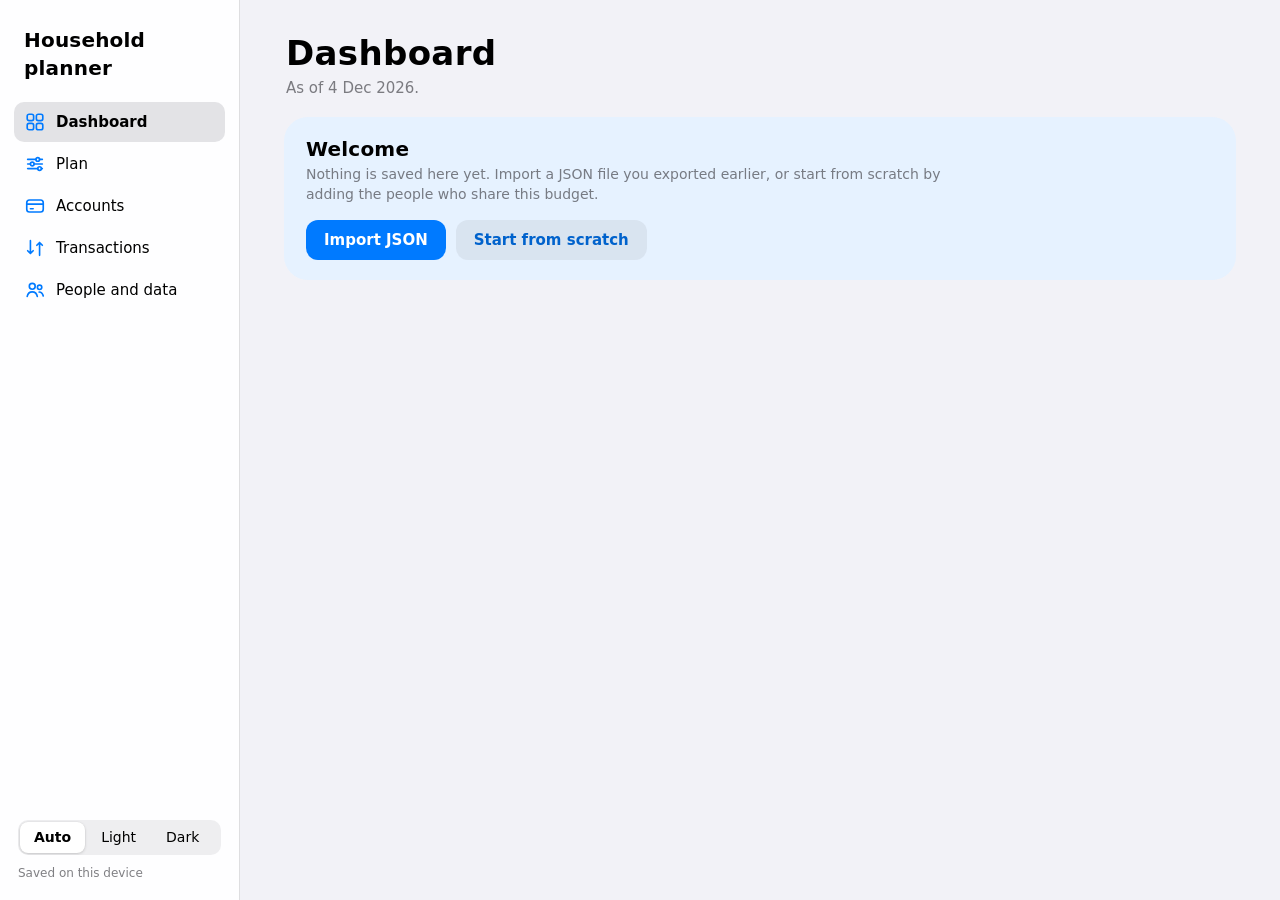
<file: index.html>
<!DOCTYPE html>
<html lang="en">
<head>
<meta charset="utf-8">
<meta name="viewport" content="width=device-width, initial-scale=1, viewport-fit=cover">
<meta name="color-scheme" content="light dark">
<meta name="theme-color" content="#f2f2f7" media="(prefers-color-scheme: light)">
<meta name="theme-color" content="#000000" media="(prefers-color-scheme: dark)">
<title>Household planner</title>
<link rel="stylesheet" href="src/css/household-planner.css">
</head>
<body>
<noscript><p style="padding:20px">This page needs JavaScript to run.</p></noscript>
<div class="app">
  <nav id="nav" aria-label="Sections"></nav>
  <main id="main"></main>
</div>

<script src="src/js/shared/constants/app-constants.js"></script>
<script src="src/js/shared/constants/domain-constants.js"></script>
<script src="src/js/shared/constants/ui-constants.js"></script>
<script src="src/js/pages/accounts/accounts-constants.js"></script>
<script src="src/js/pages/dashboard/dashboard-constants.js"></script>
<script src="src/js/pages/data/data-constants.js"></script>
<script src="src/js/pages/plan/plan-constants.js"></script>
<script src="src/js/pages/transactions/transactions-constants.js"></script>
<script src="src/js/shared/models/household-planner-model.js"></script>
<script src="src/js/shared/utils/dom.js"></script>
<script src="src/js/shared/services/persistence.js"></script>
<script src="src/js/shared/services/exchange-rates.js"></script>
<script src="src/js/shared/components/ui.js"></script>
<script src="src/js/shared/components/table-editor.js"></script>
<script src="src/js/pages/dashboard/dashboard-service.js"></script>
<script src="src/js/pages/dashboard/dashboard-view.js"></script>
<script src="src/js/pages/dashboard/dashboard-controller.js"></script>
<script src="src/js/pages/plan/plan-service.js"></script>
<script src="src/js/pages/plan/plan-view.js"></script>
<script src="src/js/pages/plan/plan-controller.js"></script>
<script src="src/js/pages/accounts/accounts-service.js"></script>
<script src="src/js/pages/accounts/accounts-view.js"></script>
<script src="src/js/pages/accounts/accounts-controller.js"></script>
<script src="src/js/pages/transactions/transactions-service.js"></script>
<script src="src/js/pages/transactions/transactions-view.js"></script>
<script src="src/js/pages/transactions/transactions-controller.js"></script>
<script src="src/js/pages/data/data-service.js"></script>
<script src="src/js/pages/data/data-view.js"></script>
<script src="src/js/pages/data/data-controller.js"></script>
<script src="src/js/app.js"></script>
</body>
</html>
</file>
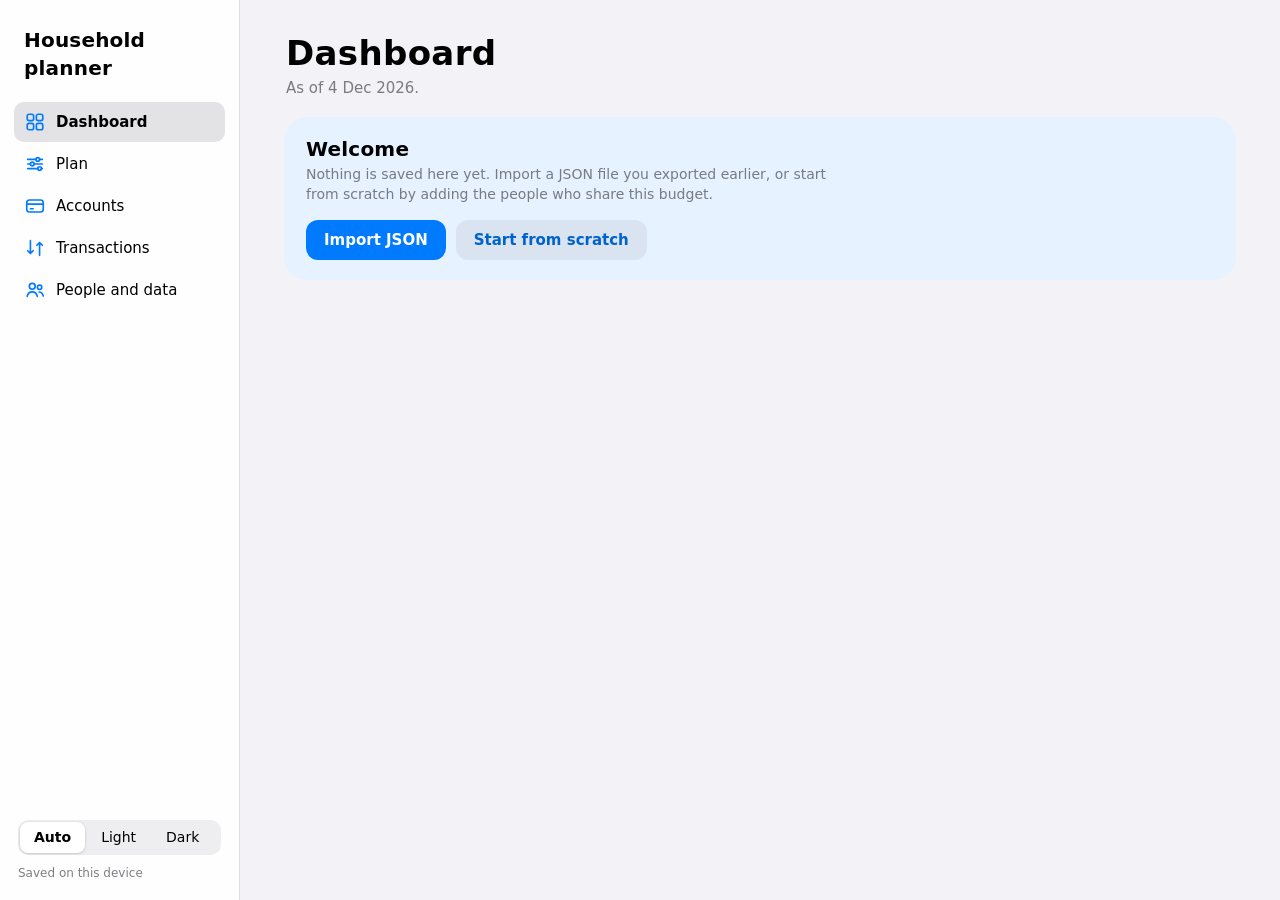
<file: household-planner v4.html>
<!DOCTYPE html>
<html lang="en">
<head>
<meta charset="utf-8">
<meta name="viewport" content="width=device-width, initial-scale=1, viewport-fit=cover">
<meta name="color-scheme" content="light dark">
<meta name="theme-color" content="#f2f2f7" media="(prefers-color-scheme: light)">
<meta name="theme-color" content="#000000" media="(prefers-color-scheme: dark)">
<title>Household planner</title>
<style>
:root{color-scheme:light;
  --bg:#f2f2f7;--card:#ffffff;--card2:#f2f2f7;--label:#000000;--label2:rgba(60,60,67,.66);--label3:rgba(60,60,67,.32);
  --sep:rgba(60,60,67,.16);--fill:rgba(120,120,128,.12);--fill2:rgba(120,120,128,.2);--thumb:#ffffff;--material:rgba(255,255,255,.9);
  --blue:#007aff;--green:#34c759;--orange:#ff9500;--red:#ff3b30;--indigo:#5856d6;
  --blue-t:#0062cc;--green-t:#1f7a36;--orange-t:#a85a00;--red-t:#d70015;
  --c1:var(--blue);--c2:var(--green);--c3:var(--orange);--c4:var(--indigo);
  --font:-apple-system,BlinkMacSystemFont,"SF Pro Text","SF Pro Display","Helvetica Neue",system-ui,"Segoe UI",Roboto,Arial,sans-serif;
}
:root[data-theme="dark"]{color-scheme:dark;
  --bg:#000000;--card:#1c1c1e;--card2:#2c2c2e;--label:#ffffff;--label2:rgba(235,235,245,.64);--label3:rgba(235,235,245,.32);
  --sep:rgba(84,84,88,.62);--fill:rgba(120,120,128,.24);--fill2:rgba(120,120,128,.36);--thumb:#636366;--material:rgba(28,28,30,.9);
  --blue:#0a84ff;--green:#30d158;--orange:#ff9f0a;--red:#ff453a;--indigo:#5e5ce6;
  --blue-t:#66adff;--green-t:#4cd964;--orange-t:#ffb340;--red-t:#ff6961;}
@media (prefers-color-scheme:dark){:root:not([data-theme="light"]){color-scheme:dark;
  --bg:#000000;--card:#1c1c1e;--card2:#2c2c2e;--label:#ffffff;--label2:rgba(235,235,245,.64);--label3:rgba(235,235,245,.32);
  --sep:rgba(84,84,88,.62);--fill:rgba(120,120,128,.24);--fill2:rgba(120,120,128,.36);--thumb:#636366;--material:rgba(28,28,30,.9);
  --blue:#0a84ff;--green:#30d158;--orange:#ff9f0a;--red:#ff453a;--indigo:#5e5ce6;
  --blue-t:#66adff;--green-t:#4cd964;--orange-t:#ffb340;--red-t:#ff6961;}}
*{box-sizing:border-box}
html{-webkit-text-size-adjust:100%}
body{margin:0;background:var(--bg);color:var(--label);font:15px/1.4 var(--font);-webkit-font-smoothing:antialiased;font-variant-numeric:tabular-nums}
button,input,select{font-family:inherit}
:focus-visible{outline:3px solid color-mix(in srgb,var(--blue) 55%,transparent);outline-offset:2px;border-radius:8px}

/* shell */
.app{display:grid;grid-template-columns:240px minmax(0,1fr);min-height:100vh}
nav{position:sticky;top:0;align-self:start;height:100vh;padding:22px 14px 18px;display:flex;flex-direction:column;gap:2px;background:var(--material);-webkit-backdrop-filter:saturate(180%) blur(24px);backdrop-filter:saturate(180%) blur(24px);border-right:.5px solid var(--sep)}
.brand{font-size:20px;font-weight:700;letter-spacing:.01em;padding:4px 10px 18px}
nav button{display:flex;align-items:center;gap:10px;font:inherit;font-weight:500;color:var(--label);background:none;border:0;border-radius:10px;padding:9px 10px;cursor:pointer;text-align:left;transition:background .15s}
nav button svg{color:var(--blue);flex:none}
nav button:hover{background:var(--fill)}
nav button[aria-current="page"]{background:var(--fill2);font-weight:600}
.nav-foot{margin-top:auto;padding:14px 4px 0;display:grid;gap:10px;font-size:12px;color:var(--label2)}
.lbl-short{display:none}
main{padding:28px clamp(16px,3.5vw,44px) 56px;max-width:1260px;width:100%;min-width:0}
.page-head{padding:6px 2px 18px}
h1{font-size:34px;line-height:1.12;font-weight:700;letter-spacing:.01em;margin:0}
.sub{color:var(--label2);margin:6px 0 0;max-width:62ch;font-size:15px}
.banner{background:color-mix(in srgb,var(--orange) 20%,var(--card));border-radius:14px;padding:12px 16px;margin-bottom:16px}

/* bento */
.bento{display:grid;grid-template-columns:repeat(12,minmax(0,1fr));gap:16px}
.tile{background:var(--card);border-radius:24px;padding:20px 22px;min-width:0}
.tile h2{font-size:20px;line-height:1.2;font-weight:700;letter-spacing:.01em;margin:0}
.tile .sub{margin:4px 0 0;font-size:14px}
.s-3{grid-column:span 3}.s-4{grid-column:span 4}.s-5{grid-column:span 5}.s-6{grid-column:span 6}.s-7{grid-column:span 7}.s-8{grid-column:span 8}.s-12{grid-column:span 12}
@media (max-width:1100px){.s-4,.s-5,.s-6,.s-7,.s-8{grid-column:span 12}.s-3{grid-column:span 6}}
@media (max-width:560px){.tile{padding:16px;border-radius:20px}.bento{gap:12px}}
.hero h2{font-size:28px;line-height:1.15;max-width:22ch}
.split{display:flex;gap:3px;height:22px;margin:20px 0 16px}
.split i{display:block;height:100%;border-radius:6px;min-width:0}
.split i[style*="width:0%"]{display:none}
.split i:last-child{background:var(--fill)}
.legend{display:grid;grid-template-columns:repeat(auto-fit,minmax(190px,1fr));gap:12px 24px;margin:0;padding:0;list-style:none}
.legend li{display:grid;grid-template-columns:12px 1fr;gap:1px 10px;align-items:baseline}
.dot{width:12px;height:12px;border-radius:50%;display:block;transform:translateY(1px)}
.legend b{font-weight:600}
.legend small{grid-column:2;color:var(--label2);font-size:13px}
.ring-tile{display:flex;flex-direction:column}
.ring-wrap{position:relative;width:150px;height:150px;margin:12px auto 8px}
.ring-wrap svg{width:100%;height:100%}
.ring-bg{fill:none;stroke:var(--fill2);stroke-width:13}
.ring-fg{fill:none;stroke:var(--green);stroke-width:13;stroke-linecap:round}
.tint-red .ring-fg{stroke:var(--red)}
.tint-green{background:color-mix(in srgb,var(--green) 13%,var(--card))}
.tint-red{background:color-mix(in srgb,var(--red) 13%,var(--card))}
.ring-c{position:absolute;inset:0;display:flex;flex-direction:column;align-items:center;justify-content:center}
.ring-c b{font-size:30px;font-weight:700;line-height:1.1}
.ring-c span{font-size:12px;color:var(--label2)}
.ring-cap{margin:auto 0 0;text-align:center;font-weight:600}
.kpi{display:flex;flex-direction:column;gap:4px;min-height:132px}
.k-label{font-size:13px;font-weight:600;color:var(--label2)}
.k-val{font-size:32px;font-weight:700;line-height:1.1;letter-spacing:.005em;margin-top:14px}
.k-val .calc,.k-cap .calc{display:inline;padding:0;color:inherit;background:none;font:inherit;margin:0}
.k-cap{font-size:13px;color:var(--label2);margin-top:auto}
.rows{margin-top:8px}
.row{padding:12px 0;border-top:.5px solid var(--sep)}
.row:first-child{border-top:0}
.row .top{display:flex;justify-content:space-between;gap:12px;align-items:center}
.row .name{font-weight:600}
.row .meta{font-size:13px;color:var(--label2);margin-top:2px}
.bar{height:8px;background:var(--fill);border-radius:4px;display:flex;overflow:hidden;margin-top:8px}
.bar i{display:block;height:100%}
.bar.thin{height:5px;margin-top:5px}
.pill{font-size:12px;font-weight:600;padding:2px 9px;border-radius:999px;white-space:nowrap}
.pill.ok{color:var(--green-t);background:color-mix(in srgb,var(--green) 16%,transparent)}
.pill.bad{color:var(--red-t);background:color-mix(in srgb,var(--red) 14%,transparent)}
.pill.warn{color:var(--orange-t);background:color-mix(in srgb,var(--orange) 18%,transparent)}
.ok{color:var(--green-t)}.bad{color:var(--red-t)}.warn{color:var(--orange-t)}
.empty{color:var(--label2);padding:12px 0 0}

/* plan */
.tracker{position:sticky;top:12px;z-index:10;margin:0 0 16px;padding:14px 20px 16px;border-radius:22px;background:var(--material);-webkit-backdrop-filter:saturate(180%) blur(24px);backdrop-filter:saturate(180%) blur(24px);border:.5px solid var(--sep)}
.t-row{display:flex;flex-wrap:wrap;gap:6px 36px;align-items:flex-end}
.t-row small{display:block;font-size:13px;color:var(--label2)}
.t-row b{font-size:22px;font-weight:700;line-height:1.3}
.t-row .t-left b{font-size:30px}
.t-warn{font-weight:600;font-size:14px}
.tracker .split{height:12px;margin:10px 0 0}
.sec-head{display:flex;justify-content:space-between;align-items:center;gap:8px 20px;flex-wrap:wrap}
.share{display:flex;align-items:center;gap:8px;color:var(--label2);font-size:14px}
.share input{color:var(--label);background:var(--fill);border:0;border-radius:8px;padding:6px 9px;width:64px;text-align:right;font:inherit}
.meter{display:grid;grid-template-columns:auto minmax(120px,1fr);gap:2px 22px;align-items:center;margin:16px 0 6px}
.m-left b{display:block;font-size:34px;font-weight:700;line-height:1.1;letter-spacing:.005em}
.m-left span{font-size:13px;color:var(--label2)}
.m-left.bad b,.m-left.bad span{color:var(--red-t)}
.m-bar{height:12px;background:var(--fill);border-radius:6px;overflow:hidden}
.m-bar i{display:block;height:100%;background:var(--sc,var(--c1));border-radius:6px}
.m-bar i.over{background:var(--red)}
.m-sub{grid-column:2;font-size:13px;color:var(--label2)}
.lrow{display:grid;grid-template-columns:12px 172px minmax(60px,1fr) 88px;gap:12px;align-items:center;padding:11px 0;border-top:.5px solid var(--sep)}
.lrow:first-of-type{border-top:0}
.lbar{height:8px;background:var(--fill);border-radius:4px;overflow:hidden}
.lbar i{display:block;height:100%;border-radius:4px}
.lrow b{text-align:right;font-weight:600}
.mini{display:inline-block;width:62px;height:6px;background:var(--fill);border-radius:3px;overflow:hidden;vertical-align:middle;margin-right:8px}
.mini i{display:block;height:100%;background:var(--green)}

/* tables */
.sheet{margin-top:12px}
.scroll{overflow-x:auto;-webkit-overflow-scrolling:touch}
table{border-collapse:collapse;width:100%}
th{font-size:12px;font-weight:600;color:var(--label2);text-align:left;padding:10px 8px 8px;border-bottom:.5px solid var(--sep);vertical-align:bottom}
td{padding:1px 2px;border-bottom:.5px solid var(--sep)}
tbody tr:last-child td{border-bottom:0}
tfoot td{border-top:.5px solid var(--sep);border-bottom:0;font-weight:600;padding:6px 8px}
th.num,td.num{text-align:right}
td input,td select{color:var(--label);background:transparent;border:0;border-radius:8px;padding:8px 8px;width:100%;min-width:84px;min-height:36px;font:inherit}
td input[type=text]{min-width:120px}
td input[type=date]{min-width:140px}
td input[type=number]{text-align:right;min-width:112px}
td input:hover,td select:hover{background:var(--fill)}
td input:focus,td select:focus{outline:0;background:var(--card2);box-shadow:0 0 0 3px color-mix(in srgb,var(--blue) 40%,transparent)}
td input::placeholder{color:var(--label3)}
.calc{display:block;padding:8px;color:var(--label2);white-space:nowrap}
.calc.ok,.calc.bad,.calc.warn{display:inline-block;margin:6px 6px;padding:1px 9px;border-radius:999px;font-size:13px;font-weight:600}
.calc.ok{background:color-mix(in srgb,var(--green) 16%,transparent)}
.calc.bad{background:color-mix(in srgb,var(--red) 14%,transparent)}
.calc.warn{background:color-mix(in srgb,var(--orange) 18%,transparent)}
td.act{width:36px;text-align:center}
.x{font-size:18px;line-height:1;color:var(--label3);background:none;border:0;border-radius:8px;padding:6px 9px;cursor:pointer}
.x:hover{color:var(--red-t);background:var(--fill)}
.add{font-weight:600;color:var(--blue-t);background:none;border:0;border-radius:10px;padding:9px 8px;margin:6px 0 -6px -8px;cursor:pointer;display:inline-flex;align-items:center;gap:6px;font-size:15px}
.add::before{content:"+";font-size:21px;line-height:1;font-weight:500}
.add:hover{background:var(--fill)}

/* controls */
.btn{font-weight:600;color:#fff;background:var(--blue);border:0;border-radius:12px;padding:11px 18px;cursor:pointer;font-size:15px}
.btn.plain{background:var(--fill);color:var(--blue-t)}
.btn.danger{background:color-mix(in srgb,var(--red) 14%,transparent);color:var(--red-t)}
.btn:active,.seg-b:active,nav button:active{transform:scale(.97)}
.btn:hover{filter:brightness(1.05)}
.actions{display:flex;flex-wrap:wrap;gap:10px;margin:16px 0 0}
.seg{display:inline-flex;background:var(--fill);border-radius:10px;padding:2px;gap:2px;max-width:100%;overflow-x:auto}
.seg-b{font-size:14px;font-weight:500;color:var(--label);background:none;border:0;border-radius:8px;padding:6px 14px;cursor:pointer;white-space:nowrap;display:inline-flex;align-items:center;gap:7px;transition:background .15s}
.seg-b[aria-pressed="true"]{background:var(--thumb);font-weight:600;box-shadow:0 1px 3px rgba(0,0,0,.16),0 0 0 .5px rgba(0,0,0,.04)}
.seg-b .n{font-size:12px;color:var(--label2);font-weight:500}
.toolbar{display:flex;flex-wrap:wrap;gap:12px 28px;align-items:center;justify-content:space-between;margin:0 0 16px}
.fx{display:flex;flex-wrap:wrap;gap:10px 22px}
.fx label{display:flex;align-items:center;gap:10px;color:var(--label2);font-size:14px}
.fx input{color:var(--label);background:var(--card);border:0;border-radius:10px;padding:8px 10px;width:92px;text-align:right;font:inherit}

/* phone: iOS tab bar */
@media (max-width:820px){
  .app{display:flex;flex-direction:column}
  main{order:1;flex:1;padding-top:20px}
  nav{order:2;align-self:stretch;width:100%;position:sticky;bottom:0;top:auto;height:auto;flex-direction:row;justify-content:space-around;gap:0;padding:6px 6px calc(6px + env(safe-area-inset-bottom));border-right:0;border-top:.5px solid var(--sep);z-index:20}
  .brand,.nav-foot{display:none}
  nav button{flex:1;flex-direction:column;gap:2px;font-size:10px;padding:6px 0;border-radius:8px;color:var(--label2);min-width:0;justify-content:center;align-items:center}
  nav button svg{color:inherit}
  nav button[aria-current="page"]{background:none;color:var(--blue-t);font-weight:600}
  .lbl-long{display:none}.lbl-short{display:inline}
  h1{font-size:30px}
  .tracker{top:8px}
  .meter{grid-template-columns:1fr}.m-sub{grid-column:1}
  .lrow{grid-template-columns:12px 1fr auto;row-gap:8px}.lrow .dot{grid-row:1}.lrow>span:nth-child(2){grid-column:2;grid-row:1}.lrow b{grid-column:3;grid-row:1}.lbar{grid-column:2/4;grid-row:2}
}

.exp,.m-toggle{display:none}
.m-toggle[hidden]{display:none!important}
.banner .b-actions{display:flex;flex-wrap:wrap;gap:10px;margin-top:10px}
.banner .btn{padding:8px 16px;min-height:40px}
.welcome{background:color-mix(in srgb,var(--blue) 10%,var(--card))}
.xt{display:none}
@media all{
  .scroll{overflow:visible}
  table,tbody,tfoot{display:block;width:100%}
  thead{display:none}
  tr{position:relative;display:grid;grid-template-columns:1fr 1fr;gap:12px 14px;padding:14px;margin-top:10px;background:var(--card2);border-radius:18px}
  td,td.num,td.act{display:block;padding:0;border:0;min-width:0;width:auto;text-align:left}
  .mini{display:block;width:100%;margin:8px 0 5px}
  tbody tr:last-child td{border:0}
  td[data-label]::before{content:attr(data-label);display:block;font-size:12px;font-weight:600;color:var(--label2);margin-bottom:3px}
  td[data-m="t"]{grid-column:1/-1;order:1;padding-right:46px}
  td[data-m="t"]::before,td[data-m="s"]::before{display:none}
  td[data-m="s"]{grid-column:1/-1;order:2;margin-top:-4px}
  td[data-m="k"]{order:3}
  td[data-m="d"]{order:4;display:none}
  tr.open td[data-m="d"]{display:block}
  td.exp{display:block;position:absolute;top:10px;right:8px}
  td.act{display:none;grid-column:1/-1;order:5;border-top:.5px solid var(--sep);padding-top:8px}
  tr.open td.act{display:block}
  .chev{width:40px;height:40px;display:flex;align-items:center;justify-content:center;border:0;border-radius:50%;background:var(--fill);color:var(--label2);cursor:pointer}
  .chev svg{transition:transform .2s}
  tr.open .chev svg{transform:rotate(180deg)}
  .xi{display:none}.xt{display:inline;color:var(--red-t);font-weight:600;font-size:15px}
  .x{padding:8px 4px;border-radius:8px}
  td input,td select,td input[type=text],td input[type=date],td input[type=number]{min-width:0;width:100%;min-height:44px;font-size:16px;background:var(--card);border-radius:12px;padding:10px 12px;text-align:left}
  td[data-m="t"] input,td[data-m="t"] select{font-weight:600;font-size:17px}
  td input:hover,td select:hover{background:var(--card)}
  td input:focus,td select:focus{background:var(--card)}
  .calc,td .calc{padding:0;white-space:normal;color:var(--label);font-size:16px;font-weight:500;display:block}
  td .calc.ok,td .calc.bad,td .calc.warn{display:inline-block;padding:2px 10px;margin:0;font-size:13px;font-weight:600}
  td[data-m="k"] .calc{font-size:19px;font-weight:700}
  tfoot tr{background:none;border:1.5px dashed var(--sep);padding:12px 14px}
  tfoot td{order:0;display:none}
  tfoot td[data-label],tfoot td.tl{display:block}
  tfoot td.tl{grid-column:1/-1;font-size:13px;font-weight:600;color:var(--label2)}
  tfoot td .calc{font-size:17px;font-weight:700}
  .m-toggle{display:inline-flex;align-items:center;min-height:44px;margin:8px 0 0 -6px;padding:0 6px;font-weight:600;font-size:15px;color:var(--blue-t);background:none;border:0;border-radius:10px;cursor:pointer}
  .add{min-height:44px;margin-top:10px}
  .share input,.fx input{font-size:16px;min-height:40px}
  .sheet{margin-top:4px}
}

tbody{display:grid;grid-template-columns:repeat(auto-fill,minmax(320px,1fr));gap:12px;align-items:start}
tbody tr{margin-top:0}
tfoot{margin-top:12px}
tfoot tr{margin-top:0;grid-template-columns:repeat(auto-fit,minmax(150px,1fr))}
td input,td select,td input[type=text],td input[type=date],td input[type=number]{font-size:15px;min-height:40px}
td[data-m="t"] input,td[data-m="t"] select{font-size:16px}
.calc,td .calc{font-size:15px}
td[data-m="k"] .calc{font-size:18px}
tfoot td .calc{font-size:16px}
@media (max-width:900px){
  tbody{grid-template-columns:1fr}
  tfoot tr{grid-template-columns:1fr 1fr}
  td input,td select,td input[type=text],td input[type=date],td input[type=number]{font-size:16px;min-height:44px}
  td[data-m="t"] input,td[data-m="t"] select{font-size:17px}
  .calc,td .calc{font-size:16px}
  td[data-m="k"] .calc{font-size:19px}
  tfoot td .calc{font-size:17px}
}

tfoot td:not([data-label]):not(.tl){display:none}
tfoot td,tfoot td.num,tfoot td.tl{border:0;padding:0}
@media (min-width:901px){
  tr.compact{grid-template-columns:minmax(0,1fr) 140px 40px;gap:10px 12px;padding:12px 12px 12px 14px}
  tr.compact td[data-m="t"]{grid-column:1;padding-right:0}
  tr.compact td[data-m="t"]::before{display:block}
  tr.compact td[data-m="k"]{grid-column:2}
  tr.compact td.exp{position:static;grid-column:3;grid-row:1;align-self:end;order:4}
  tr.compact td[data-m="d"],tr.compact td.act{grid-column:1/-1}
}

.tx-list-tile .tx-list{margin-top:4px}
.tx-group{margin-top:16px}
.tx-month{display:flex;justify-content:space-between;align-items:baseline;padding:0 6px 8px;font-size:13px;font-weight:600;color:var(--label2)}
.tx-card{background:var(--card2);border-radius:18px;overflow:hidden}
.tx-row{display:grid;grid-template-columns:40px minmax(0,1fr) auto 12px;gap:12px;align-items:center;width:100%;padding:12px 14px;border:0;border-top:.5px solid var(--sep);background:none;text-align:left;font:inherit;color:var(--label);cursor:pointer;transition:background .15s}
.tx-row:first-child{border-top:0}
.tx-row:hover{background:var(--fill)}
.tx-row:active{background:var(--fill2)}
.tx-ic{width:40px;height:40px;border-radius:50%;display:flex;align-items:center;justify-content:center;background:color-mix(in srgb,var(--tc) 16%,transparent);color:var(--tc)}
.tx-main b,.tx-amt b{display:block;font-weight:600;white-space:nowrap;overflow:hidden;text-overflow:ellipsis}
.tx-main small,.tx-amt small{display:block;color:var(--label2);font-size:13px;white-space:nowrap;overflow:hidden;text-overflow:ellipsis}
.tx-amt{text-align:right;max-width:46vw}
.tx-amt b{font-weight:700;font-size:16px}
.tx-amt b.ok{color:var(--green-t)}
.tx-chev{color:var(--label3);font-size:22px;line-height:1}
.fl-list{display:flex;flex-direction:column;gap:2px;margin:12px 0 16px}
.fl-b{display:flex;justify-content:space-between;align-items:center;gap:12px;padding:11px 12px;border:0;background:none;font:inherit;color:var(--label);border-radius:10px;cursor:pointer;text-align:left}
.fl-b:hover{background:var(--fill)}
.fl-b[aria-pressed="true"]{background:var(--fill2);font-weight:600}
.fl-b .n{font-size:13px;color:var(--label2)}
.btn.full{width:100%;min-height:46px}
@media (max-width:1100px){
  .tx-list-tile{order:1}
  .fl-list{flex-direction:row;overflow-x:auto;gap:8px;padding-bottom:2px}
  .fl-b{white-space:nowrap;border-radius:999px;background:var(--fill);padding:8px 14px}
  .fl-b[aria-pressed="true"]{background:var(--blue);color:#fff}
  .fl-b[aria-pressed="true"] .n{color:rgba(255,255,255,.85)}
}
/* slide-up sheet */
.sheet-back{position:fixed;inset:0;z-index:100;background:rgba(0,0,0,.4);opacity:0;transition:opacity .25s ease}
.sheet-back.in{opacity:1}
.sheet-panel{position:fixed;left:50%;bottom:0;width:min(100%,600px);max-height:92vh;overflow-y:auto;background:var(--card);border-radius:26px 26px 0 0;transform:translate(-50%,100%);transition:transform .34s cubic-bezier(.32,.72,0,1);padding:8px 20px calc(22px + env(safe-area-inset-bottom));box-shadow:0 -10px 40px rgba(0,0,0,.22);outline:0}
.sheet-back.in .sheet-panel{transform:translate(-50%,0)}
.sheet-top{touch-action:none;cursor:grab}
.sheet-grab{width:40px;height:5px;border-radius:3px;background:var(--label3);margin:4px auto 12px}
.sheet-head{display:flex;justify-content:space-between;align-items:center;gap:12px}
.sheet-head h2{font-size:22px;font-weight:700;margin:0}
.done{font-size:17px;font-weight:600;color:var(--blue-t);background:none;border:0;padding:8px 4px;cursor:pointer;border-radius:8px}
.fgroup{background:var(--card2);border-radius:14px;overflow:hidden;margin:14px 0}
.frow{display:flex;align-items:center;justify-content:space-between;gap:16px;padding:0 14px;min-height:50px;border-top:.5px solid var(--sep)}
.fgroup>.frow:first-child{border-top:0}
.frow:focus-within{background:var(--fill)}
.fl{flex:none;color:var(--label)}
.frow input,.frow select{flex:1;min-width:0;text-align:right;text-align-last:right;background:transparent;border:0;font:inherit;font-size:16px;color:var(--label);padding:13px 0;outline:0}
.frow input[type=date]{text-align:right}
.frow .calc{padding:0;color:var(--label2);font-size:16px;font-weight:500}

.li-wrap{margin-top:12px}
.li-ring{position:relative;display:block;width:44px;height:44px}
.li-ring svg{display:block}
.rg-bg{fill:none;stroke:var(--fill2);stroke-width:5}
.rg-fg{fill:none;stroke:var(--green);stroke-width:5;stroke-linecap:round}
.li-ring b{position:absolute;inset:0;display:flex;align-items:center;justify-content:center;font-size:11px;font-weight:700}
.tx-row.li{grid-template-columns:44px minmax(0,1fr) auto 12px;padding:14px}
.tx-main .pill{display:inline-block;margin-top:6px}
.li-total{display:flex;flex-wrap:wrap;gap:8px 28px;margin-top:12px;padding:12px 16px;border:1.5px dashed var(--sep);border-radius:16px}
.li-total small{display:block;font-size:12px;font-weight:600;color:var(--label2)}
.li-total b{font-size:17px;font-weight:700}
.sheet-sum{background:var(--card2);border-radius:14px;padding:14px 16px;margin:14px 0}
.sheet-sum .sum-t{font-size:13px;font-weight:600;color:var(--label2);margin-bottom:8px}
.sheet-sum .meter{margin:0;gap:2px 18px}
.sheet-sum .m-left b{font-size:26px}
.frow .calc.ok{color:var(--green-t)}.frow .calc.bad{color:var(--red-t)}.frow .calc.warn{color:var(--orange-t)}
.frow .calc.ok,.frow .calc.bad,.frow .calc.warn{padding:2px 10px;margin:0;font-size:13px;font-weight:600}
.frow .mini{margin-right:8px}
@media (prefers-reduced-motion:reduce){.sheet-back,.sheet-panel{transition:none}}
@media print{.sheet-back{display:none}}
@media (prefers-reduced-motion:no-preference){.split i,.bar i,.m-bar i,.lbar i{transition:width .3s ease}.ring-fg{transition:stroke-dasharray .6s ease}}
@media print{nav,.add,.x,.actions,.seg{display:none}.app{display:block}.tracker{position:static}}
</style>
</head>
<body>
<noscript><p style="padding:20px">This page needs JavaScript to run.</p></noscript>
<div class="app">
  <nav id="nav" aria-label="Sections"></nav>
  <main id="main"></main>
</div>

<script>
(() => {
'use strict';
const KEY = 'household-planner-v1';
let storageOK = true;
try { localStorage.setItem('__t','1'); localStorage.removeItem('__t'); } catch (e) { storageOK = false; }
const THEME_KEY = 'household-planner-theme';
let theme = 'auto';
try { if (storageOK) { const t = localStorage.getItem(THEME_KEY); if (t === 'light' || t === 'dark') theme = t; } } catch (e) {}
function applyTheme() { const r = document.documentElement; if (theme === 'auto') r.removeAttribute('data-theme'); else r.setAttribute('data-theme', theme); }
function setTheme(t) { theme = t; try { if (storageOK) { if (t === 'auto') localStorage.removeItem(THEME_KEY); else localStorage.setItem(THEME_KEY, t); } } catch (e) {} applyTheme(); render(); }
applyTheme();

let _n = 0;
const uid = () => 'i' + Date.now().toString(36) + (_n++).toString(36);
const $ = (s, r = document) => r.querySelector(s);
const $$ = (s, r = document) => [...r.querySelectorAll(s)];
const num = x => (x === '' || x == null || !isFinite(+x)) ? 0 : +x;
const sum = (arr, f) => arr.reduce((t, x) => t + num(typeof f === 'function' ? f(x) : x[f]), 0);
const money = (x, d = 2) => new Intl.NumberFormat('en-NZ', { style: 'currency', currency: 'NZD', minimumFractionDigits: d, maximumFractionDigits: d }).format(x);
const esc = s => String(s ?? '').replace(/[&<>"']/g, c => ({ '&':'&amp;','<':'&lt;','>':'&gt;','"':'&quot;',"'":'&#39;' }[c]));
const fmtDate = d => d.toLocaleDateString('en-NZ', { day:'numeric', month:'short', year:'numeric' });

function h(tag, attrs, ...kids) {
  const e = document.createElement(tag);
  for (const k in attrs || {}) {
    const v = attrs[k];
    if (k === 'class') e.className = v;
    else if (k.startsWith('on')) e.addEventListener(k.slice(2), v);
    else if (v !== false && v != null) e.setAttribute(k, v === true ? '' : v);
  }
  for (const c of kids.flat()) { if (c == null || c === false) continue; e.append(c.nodeType ? c : document.createTextNode(c)); }
  return e;
}

/* ---------- data ---------- */
function blank() {
  return { users: [], income: [], alloc: { essential: 50, savings: 20, debt: 10, discretionary: 20 }, expenses: [], goals: [], debts: [], accounts: [],
    fx: { php: 36, usd: 1.8 }, commitments: [], transactions: [], ui: { tab: 'dashboard', accUser: 'all' } };
}
function normalize(s) {
  const b = blank();
  for (const k of Object.keys(b)) if (s[k] == null) s[k] = b[k];
  for (const k of ['users','income','expenses','goals','debts','accounts','commitments','transactions']) if (!Array.isArray(s[k])) s[k] = [];
  s.alloc = Object.assign({}, b.alloc, s.alloc); if (s.ui && (s.ui.tab === 'goals' || s.ui.tab === 'debts')) s.ui.tab = 'plan'; s.fx = Object.assign({}, b.fx, s.fx); s.ui = Object.assign({}, b.ui, s.ui);
  return s;
}
let state, legacy = false;
(function load() {
  try { if (storageOK) { const raw = localStorage.getItem(KEY); if (raw) { const d = JSON.parse(raw); state = normalize(d); legacy = !(d.ui && d.ui.build) && hasData(); return; } } } catch (e) {}
  state = blank();
})();
let savedAt = null;
function save() {
  if (!storageOK) return;
  try { state.ui.build = 2; localStorage.setItem(KEY, JSON.stringify(state)); savedAt = new Date(); }
  catch (e) { storageOK = false; renderNav(); }
}

/* ---------- calculations ---------- */
const today = new Date(); const asOf = new Date(today.getFullYear(), today.getMonth(), today.getDate());
const monthsUntil = s => { if (!s) return null; const d = new Date(s + 'T00:00:00'); return (d.getFullYear() - asOf.getFullYear()) * 12 + d.getMonth() - asOf.getMonth(); };
const addMonths = n => new Date(asOf.getFullYear(), asOf.getMonth() + n, asOf.getDate());
const rate = cur => cur === 'PHP' ? 1 / (num(state.fx.php) || 1) : cur === 'USD' ? num(state.fx.usd) : 1;
let dirty = true, cache = null;
function D() { if (!dirty && cache) return cache; cache = compute(); dirty = false; return cache; }
function plan(name, balance, committed, monthly, dueStr, noPay, doneLabel) {
  const remaining = Math.max(balance - committed, 0), m = num(monthly);
  const months = remaining < 0.005 ? 0 : (m <= 0 ? null : Math.ceil(remaining / m - 1e-9));
  const until = monthsUntil(dueStr);
  const required = until == null ? null : remaining < 0.005 ? 0 : until <= 0 ? remaining : remaining / until;
  let status;
  if (remaining < 0.005) status = doneLabel;
  else if (months == null) status = noPay;
  else if (until == null) status = 'No due date';
  else status = months <= until ? 'On track' : 'Behind by ' + (months - until) + ' mo';
  return { remaining, months, until, required, status, projected: months == null ? null : addMonths(months) };
}
function compute() {
  const R = { accounts: {}, goals: {}, debts: {} };
  const cm = t => sum(state.commitments.filter(c => c.target === t), 'amount');
  R.income = sum(state.income, 'amount');
  for (const a of state.accounts) {
    const r = rate(a.currency), bal = num(a.balance) * r, liab = num(a.liabilities) * r;
    const committed = sum(state.commitments.filter(c => c.account === a.id), 'amount'), net = bal - liab, free = net - committed;
    R.accounts[a.id] = { bal, liab, net, committed, free,
      status: net < -0.005 ? 'Liabilities exceed balance' : free < -0.005 ? 'Over-committed' : Math.abs(free) < 0.005 ? 'Fully committed' : 'Uncommitted funds available' };
  }
  for (const g of state.goals) {
    const saved = cm('goal:' + g.id), hasT = g.target !== '' && g.target != null;
    R.goals[g.id] = Object.assign({ saved, hasTarget: hasT }, hasT ? plan(g.name, num(g.target), saved, g.monthly, g.date, 'No contribution', 'Reached') : { remaining: 0, status: 'Set a target' });
  }
  for (const d of state.debts) {
    const bal = num(d.balance) * rate(d.currency), funded = cm('debt:' + d.id);
    R.debts[d.id] = Object.assign({ bal, funded }, plan(d.name, bal, funded, d.monthly, d.due, 'No payment set', 'Fully funded'));
    R.debts[d.id].unfunded = R.debts[d.id].remaining;
  }
  const A = Object.values(R.accounts);
  R.net = sum(A, 'net'); R.committed = sum(A, 'committed'); R.free = sum(A, 'free');
  R.budgeted = {
    essential: sum(state.expenses.filter(e => e.category === 'essential'), 'amount'),
    savings: sum(state.goals, 'monthly'), debt: sum(state.debts, 'monthly'),
    discretionary: sum(state.expenses.filter(e => e.category === 'discretionary'), 'amount')
  };
  R.limit = {}; for (const k in state.alloc) R.limit[k] = R.income * num(state.alloc[k]) / 100;
  R.totalBudgeted = sum(Object.values(R.budgeted), x => x);
  R.debtTotal = sum(Object.values(R.debts), 'bal'); R.debtFunded = sum(Object.values(R.debts), 'funded'); R.debtUnfunded = sum(Object.values(R.debts), 'unfunded');
  return R;
}
const CATS = [['essential','Essential expenses','c1'],['savings','Savings','c2'],['debt','Debt service','c3'],['discretionary','Discretionary expenses','c4']];
const cls = s => /^(Behind|Over|Liabilities)/.test(s) ? 'bad' : /^(No |Set a)/.test(s) ? 'warn' : 'ok';
const nameOf = (coll, id) => (state[coll].find(x => x.id === id) || {}).name || '';
const userOpts = () => [{ v:'', t:'None' }, ...state.users.map(u => ({ v: u.id, t: u.name || '(unnamed)' }))];
const accOpts = () => [{ v:'', t:'None' }, ...state.accounts.map(a => ({ v: a.id, t: a.name || '(unnamed)' }))];
const targetOpts = () => [{ v:'other', t:'Something else' },
  { g:'Debts', items: state.debts.map(d => ({ v:'debt:' + d.id, t: d.name || '(unnamed)' })) },
  { g:'Goals', items: state.goals.map(g => ({ v:'goal:' + g.id, t: g.name || '(unnamed)' })) }];
const curOpts = () => ['NZD','PHP','USD'].map(c => ({ v: c, t: c }));

/* ---------- table plumbing ---------- */
function fillOptions(sel) {
  const row = sel._row, key = sel._key, cur = row[key] ?? '';
  sel.innerHTML = '';
  const mk = o => h('option', { value: o.v }, o.t);
  for (const o of sel._opts()) {
    if (o.g) { if (o.items.length) sel.append(h('optgroup', { label: o.g }, o.items.map(mk))); } else sel.append(mk(o));
  }
  sel.value = cur;
  if (sel.value !== cur) sel.selectedIndex = 0;
}
function calcEl(fn) {
  const s = h('span', { class: 'calc', 'data-calc': '' });
  s._u = () => { const r = fn(); if (r && typeof r === 'object') { if (r.html != null) s.innerHTML = r.html; else s.textContent = r.t; s.className = 'calc ' + (r.cls || ''); } else { s.textContent = r ?? ''; s.className = 'calc'; } };
  s._u(); return s;
}
function commit() { dirty = true; save(); refresh(); }
function refresh() {
  dirty = true;
  $$('select[data-opts]').forEach(fillOptions);
  $$('[data-calc]').forEach(el => el._u());
  $$('tbody tr').forEach(tr => tr._check && tr._check());
  updateFoot();
}
function field(col, row) {
  let el;
  if (col.type === 'select') {
    el = h('select', { 'data-opts': '', 'aria-label': col.label }); el._row = row; el._key = col.key; el._opts = col.opts; fillOptions(el);
  } else {
    el = h('input', { type: col.type, 'aria-label': col.label, placeholder: col.ph || false });
    if (col.type === 'number') { el.step = 'any'; el.setAttribute('inputmode', 'decimal'); }
    el.value = row[col.key] ?? '';
  }
  if (col.w) el.style.minWidth = col.w + 'px';
  el.addEventListener('input', () => {
    row[col.key] = col.type === 'number' ? (el.value === '' ? '' : parseFloat(el.value)) : el.value;
    commit();
  });
  return el;
}
function detach(coll, id) {
  if (coll === 'accounts') { state.commitments = state.commitments.filter(c => c.account !== id); state.transactions.forEach(t => { if (t.account === id) t.account = ''; }); }
  if (coll === 'debts') state.commitments.forEach(c => { if (c.target === 'debt:' + id) c.target = 'other'; });
  if (coll === 'goals') state.commitments.forEach(c => { if (c.target === 'goal:' + id) c.target = 'other'; });
  if (coll === 'users') for (const k of ['income','expenses','goals','accounts','transactions']) state[k].forEach(r => { if (r.user === id) r.user = ''; });
  if (coll === 'users') state.debts.forEach(r => { if (r.borrower === id) r.borrower = ''; });
}
const CHEV = '<svg viewBox="0 0 24 24" width="20" height="20" fill="none" stroke="currentColor" stroke-width="2.2" stroke-linecap="round" stroke-linejoin="round" aria-hidden="true"><path d="M6 9l6 6 6-6"/></svg>';
function setOpen(tr, on) {
  tr.classList.toggle('open', on);
  const b = $('.chev', tr); if (b) { b.setAttribute('aria-expanded', String(on)); b.setAttribute('aria-label', on ? 'Hide details' : 'Show details'); }
}
function tableView(o) {
  const role = c => (o.roles && o.roles[c.label]) || 'd';
  const tbody = h('tbody');
  const addRow = row => {
    const tr = h('tr', o.compact ? { class: 'compact' } : {});
    for (const c of o.cols) {
      const td = h('td', { class: (c.num || c.type === 'number') ? 'num' : '', 'data-label': c.label, 'data-m': role(c) });
      td.append(c.calc ? calcEl(() => c.calc(row)) : field(c, row)); tr.append(td);
    }
    const chev = h('button', { class: 'chev', type: 'button', 'aria-expanded': 'false', 'aria-label': 'Show details', onclick: () => setOpen(tr, !tr.classList.contains('open')) });
    chev.innerHTML = CHEV; tr.append(h('td', { class: 'exp' }, chev));
    tr.append(h('td', { class: 'act' }, h('button', { class: 'x', type: 'button', 'aria-label': 'Delete this row', onclick: () => {
      if (!confirm('Delete this row? This cannot be undone.')) return;
      state[o.coll] = state[o.coll].filter(r => r !== row); detach(o.coll, row.id); tr.remove(); commit();
    } }, h('span', { class: 'xi' }, '\u00d7'), h('span', { class: 'xt' }, 'Delete this row'))));
    if (o.filter) tr._check = () => { if (!o.filter(row)) tr.remove(); };
    tbody.append(tr); return tr;
  };
  state[o.coll].filter(o.filter || (() => true)).forEach(addRow);
  const head = h('tr', {}, o.cols.map(c => h('th', { class: (c.num || c.type === 'number') ? 'num' : '' }, c.label)), h('th', {}, h('span', { style: 'position:absolute;left:-9999px' }, 'Delete')));
  const table = h('table', {}, h('thead', {}, head), tbody);
  if (o.cols.some(c => c.total)) {
    table.append(h('tfoot', {}, h('tr', {}, o.cols.map((c, i) => h('td', { class: ((c.num || c.type === 'number') ? 'num' : '') + (!c.total && i === 0 ? ' tl' : ''), 'data-label': c.total ? c.label : false }, c.total ? calcEl(c.total) : (i === 0 ? 'Total' : ''))), h('td'))));
  }
  const add = h('button', { class: 'add', type: 'button', onclick: () => {
    const r = Object.assign({ id: uid() }, o.blank()); state[o.coll].push(r); dirty = true; const tr = addRow(r); setOpen(tr, true); if (tog) tog.hidden = false; commit(); const f = $('input,select', tr); if (f) f.focus();
  } }, o.addLabel);
  const tog = o.cols.some(c => role(c) === 'd') ? h('button', { class: 'm-toggle', type: 'button', onclick: () => {
    const rows = $$('tbody tr', table), all = rows.length > 0 && rows.every(r => r.classList.contains('open'));
    rows.forEach(r => setOpen(r, !all)); tog.textContent = all ? 'Show all details' : 'Hide details';
  } }, 'Show all details') : null;
  if (tog && !state[o.coll].filter(o.filter || (() => true)).length) tog.hidden = true;
  const sheet = h('div', { class: 'sheet scroll' }, table);
  if (o.bare) return h('div', {}, tog, sheet, add);
  return tile(o.span || 12, {}, h('h2', {}, o.title), o.note ? h('p', { class: 'sub' }, o.note) : null, tog, sheet, add);
}
function updateFoot() {}

/* ---------- views ---------- */
const ICONS = {
  dashboard: '<rect x="3.5" y="3.5" width="7" height="7" rx="2"/><rect x="13.5" y="3.5" width="7" height="7" rx="2"/><rect x="3.5" y="13.5" width="7" height="7" rx="2"/><rect x="13.5" y="13.5" width="7" height="7" rx="2"/>',
  plan: '<path d="M4 7h9M17 7h3M4 12h3M11 12h9M4 17h11M19 17h1"/><circle cx="15" cy="7" r="2"/><circle cx="9" cy="12" r="2"/><circle cx="17" cy="17" r="2"/>',
  accounts: '<rect x="3" y="5.5" width="18" height="13" rx="3"/><path d="M3 10h18M7 15h3"/>',
  transactions: '<path d="M7 4v14M7 18l-3-3M7 18l3-3M17 20V6M17 6l-3 3M17 6l3 3"/>',
  people: '<circle cx="9" cy="8" r="3.2"/><path d="M3.5 19c.6-3.2 2.8-5 5.5-5s4.9 1.8 5.5 5"/><circle cx="17" cy="9" r="2.4"/><path d="M16.5 14.2c2.3.1 3.9 1.6 4.5 4.3"/>'
};
const icon = n => `<svg viewBox="0 0 24 24" width="22" height="22" fill="none" stroke="currentColor" stroke-width="1.8" stroke-linecap="round" stroke-linejoin="round" aria-hidden="true">${ICONS[n]}</svg>`;
function tile(span, attrs, ...kids) {
  const a = Object.assign({}, attrs); a.class = 'tile s-' + span + (a.class ? ' ' + a.class : '');
  return h('section', a, ...kids);
}
const head = (title, sub) => h('header', { class: 'page-head' }, h('h1', {}, title), sub ? h('p', { class: 'sub' }, sub) : null);
const bento = (...kids) => h('div', { class: 'bento' }, ...kids);
const seg = (items, value, onPick, label) => h('div', { class: 'seg', role: 'group', 'aria-label': label },
  items.map(([v, t, n]) => h('button', { class: 'seg-b', type: 'button', 'aria-pressed': String(v === value), onclick: () => onPick(v) }, t, n != null ? h('span', { class: 'n' }, String(n)) : null)));
const themeSeg = () => seg([['auto', 'Auto'], ['light', 'Light'], ['dark', 'Dark']], theme, setTheme, 'Appearance');
const kpiTile = (label, fn, cap, span = 3) => tile(span, { class: 'kpi' }, h('div', { class: 'k-label' }, label), h('div', { class: 'k-val' }, calcEl(fn)),
  cap ? h('div', { class: 'k-cap' }, typeof cap === 'function' ? calcEl(cap) : cap) : null);

const dashView = () => {
  const R = D(), inc = R.income, tot = R.totalBudgeted, left = inc - tot, top = Math.max(inc, tot, 1), over = left < -0.005;
  const pct = inc > 0 ? tot / inc * 100 : 0, C = 2 * Math.PI * 48, dash = Math.min(pct, 100) / 100 * C;
  const segs = CATS.map(([k,, c]) => `<i style="width:${R.budgeted[k] / top * 100}%;background:var(--${c})"></i>`).join('') + `<i style="width:${Math.max(left, 0) / top * 100}%"></i>`;
  const leg = CATS.map(([k, name, c]) => {
    const o = R.budgeted[k] > R.limit[k] + 0.005;
    return `<li><span class="dot" style="background:var(--${c})"></span><b>${name}</b><small class="${o ? 'bad' : ''}">${money(R.budgeted[k], 0)} of ${money(R.limit[k], 0)} limit${o ? ', over by ' + money(R.budgeted[k] - R.limit[k], 0) : ''}</small></li>`;
  }).join('');
  const goalsOn = state.goals.filter(g => R.goals[g.id].hasTarget), onTrack = goalsOn.filter(g => /^(On track|Reached)/.test(R.goals[g.id].status)).length;
  const debtsOn = state.debts.filter(d => /^(On track|Fully funded)/.test(R.debts[d.id].status)).length;
  const gmax = Math.max(1, ...state.goals.map(g => Math.max(num(g.monthly), R.goals[g.id].required || 0)));
  const goalRows = state.goals.map(g => {
    const r = R.goals[g.id];
    return `<div class="row"><div class="top"><span class="name">${esc(g.name)}</span><span class="pill ${cls(r.status)}">${esc(r.status)}</span></div>
      <div class="meta">${money(num(g.monthly), 0)} a month${r.required != null ? ', ' + money(r.required, 0) + ' needed for the date' : ''}. Saved ${money(r.saved, 0)} of ${g.target === '' ? 'no target' : money(num(g.target), 0)}.</div>
      <div class="bar thin"><i style="width:${num(g.monthly) / gmax * 100}%;background:var(--c1)"></i></div>
      <div class="bar thin"><i style="width:${(r.required || 0) / gmax * 100}%;background:var(--c3)"></i></div></div>`;
  }).join('') || '<p class="empty">No goals yet. Add one on the Plan page.</p>';
  const dmax = Math.max(1, ...state.debts.map(d => R.debts[d.id].bal));
  const debtRows = state.debts.slice().sort((a, b) => num(a.priority) - num(b.priority)).map(d => {
    const r = R.debts[d.id];
    return `<div class="row"><div class="top"><span class="name">${esc(d.name)}</span><span class="pill ${cls(r.status)}">${esc(r.status)}</span></div>
      <div class="meta">${money(r.bal, 0)} owed. ${money(r.funded, 0)} covered, ${money(r.unfunded, 0)} still to find. ${num(d.monthly) > 0 ? money(num(d.monthly), 0) + ' a month.' : 'No monthly payment yet.'}</div>
      <div class="bar"><i style="width:${r.funded / dmax * 100}%;background:var(--c2)"></i><i style="width:${r.unfunded / dmax * 100}%;background:var(--c3)"></i></div></div>`;
  }).join('') || '<p class="empty">No debts recorded.</p>';
  const per = state.users.map(u => {
    const A = state.accounts.filter(a => a.user === u.id).map(a => R.accounts[a.id]);
    return { name: u.name, net: sum(A, 'net'), committed: sum(A, 'committed'), free: sum(A, 'free'), n: A.length };
  }).filter(p => p.n);
  const pmax = Math.max(1, ...per.map(p => Math.max(p.net, 0)));
  const personRows = per.map(p => `<div class="row"><div class="top"><span class="name">${esc(p.name)}</span><span class="meta">${money(p.net, 0)} after bills</span></div>
      <div class="meta">${money(p.committed, 0)} set aside, ${money(p.free, 0)} free to use.</div>
      <div class="bar"><i style="width:${Math.max(p.committed, 0) / pmax * 100}%;background:var(--c1)"></i><i style="width:${Math.max(p.free, 0) / pmax * 100}%;background:var(--c2)"></i></div></div>`).join('') || '<p class="empty">Add accounts to see cash by person.</p>';
  const el = h('div'); el.append(head('Dashboard', 'As of ' + fmtDate(asOf) + '.'));
  const g = h('div', { class: 'bento' });
  g.innerHTML = `
    <section class="tile s-8 hero"><h2>${inc > 0 ? 'Where ' + money(inc, 0) + ' a month goes' : 'Add your income to begin'}</h2>
      <p class="sub">Each colour is a budget section. The grey part is income you have not allocated yet.</p>
      <div class="split" role="img" aria-label="Monthly income split by budget category">${segs}</div><ul class="legend">${leg}</ul></section>
    <section class="tile s-4 ring-tile ${over ? 'tint-red' : 'tint-green'}"><h2>Allocated</h2>
      <div class="ring-wrap"><svg viewBox="0 0 120 120" role="img" aria-label="${pct.toFixed(0)} percent of income allocated"><circle class="ring-bg" cx="60" cy="60" r="48"/><circle class="ring-fg" cx="60" cy="60" r="48" stroke-dasharray="${dash} ${C}" transform="rotate(-90 60 60)"${dash < 0.5 ? ' style="display:none"' : ''}/></svg>
        <div class="ring-c"><b>${pct.toFixed(0)}%</b><span>of income</span></div></div>
      <p class="ring-cap ${over ? 'bad' : 'ok'}">${over ? money(-left, 0) + ' over-allocated' : money(left, 0) + ' left unbudgeted'}</p></section>
    <section class="tile s-3 kpi"><div class="k-label">Savings rate</div><div class="k-val">${inc ? (R.budgeted.savings / inc * 100).toFixed(1) : '0.0'}%</div><div class="k-cap">of income goes to goals</div></section>
    <section class="tile s-3 kpi"><div class="k-label">Cash after bills</div><div class="k-val">${money(R.net, 0)}</div><div class="k-cap">across all accounts</div></section>
    <section class="tile s-3 kpi"><div class="k-label">Free to use</div><div class="k-val">${money(R.free, 0)}</div><div class="k-cap">not set aside for anything</div></section>
    <section class="tile s-3 kpi"><div class="k-label">Goals on track</div><div class="k-val">${onTrack} of ${goalsOn.length}</div><div class="k-cap">${debtsOn} of ${state.debts.length} debts on track</div></section>
    <section class="tile s-6"><h2>Goals</h2><p class="sub">Blue is what you put in each month. Orange is what the date needs.</p><div class="rows">${goalRows}</div></section>
    <section class="tile s-6"><h2>Debts</h2><p class="sub">${money(R.debtFunded, 0)} of ${money(R.debtTotal, 0)} is covered by money you have set aside.</p><div class="rows">${debtRows}</div></section>
    <section class="tile s-12"><h2>Cash by person</h2><p class="sub">Blue is set aside for something. Green is free to use.</p><div class="rows">${personRows}</div></section>`;
  if (!hasData()) { g.innerHTML = ''; g.append(tile(12, { class: 'welcome' }, h('h2', {}, 'Welcome'),
    h('p', { class: 'sub' }, 'Nothing is saved here yet. Import a JSON file you exported earlier, or start from scratch by adding the people who share this budget.'),
    h('div', { class: 'actions' }, h('button', { class: 'btn', type: 'button', onclick: startImport }, 'Import JSON'),
      h('button', { class: 'btn plain', type: 'button', onclick: () => { state.ui.tab = 'data'; save(); render(); } }, 'Start from scratch')))); }
  el.append(g); return el;
};

const meterHtml = k => {
  const R = D(), lim = R.limit[k], used = R.budgeted[k], left = lim - used, over = left < -0.005;
  const pct = lim > 0 ? Math.min(used / lim, 1) * 100 : (used > 0 ? 100 : 0);
  return `<div class="m-left ${over ? 'bad' : ''}"><b>${money(Math.abs(left), 0)}</b><span>${over ? 'over the limit' : 'left to allocate'}</span></div>
    <div class="m-bar" role="img" aria-label="${money(used, 0)} allocated of ${money(lim, 0)}"><i class="${over ? 'over' : ''}" style="width:${pct}%"></i></div>
    <div class="m-sub">Allocated ${money(used)} of ${money(lim)}</div>`;
};
const planView = () => {
  const el = h('div', {}, head('Plan', 'Split your monthly income across essentials, savings goals, debts and everyday spending. Every section shows what you can still allocate.'));
  const tr = h('div', { class: 'tracker', 'data-calc': '' });
  tr._u = () => {
    const R = D(), inc = R.income, tot = R.totalBudgeted, left = inc - tot, top = Math.max(inc, tot, 1), over = left < -0.005;
    const shares = sum(Object.values(state.alloc), x => x), shareOk = Math.abs(shares - 100) < 0.01;
    const segs = CATS.map(([k,, c]) => `<i style="width:${R.budgeted[k] / top * 100}%;background:var(--${c})"></i>`).join('') + `<i style="width:${Math.max(left, 0) / top * 100}%"></i>`;
    tr.innerHTML = `<div class="t-row"><div><small>Income</small><b>${money(inc, 0)}</b></div><div><small>Allocated</small><b>${money(tot, 0)}</b></div>
      <div class="t-left ${over ? 'bad' : 'ok'}"><small>${over ? 'Over-allocated by' : 'Left to allocate'}</small><b>${money(Math.abs(left), 0)}</b></div>
      ${shareOk ? '' : `<div class="bad t-warn">Shares add up to ${shares.toFixed(1)}%. They need to total 100%.</div>`}</div>
      <div class="split" role="img" aria-label="Income split by section">${segs}</div>`;
  };
  tr._u(); el.append(tr);
  const gr = h('div', { class: 'bento' }); el.append(gr);

  gr.append(tile(6, {}, h('h2', {}, 'Income'), h('p', { class: 'sub' }, 'Per month, in NZD.'),
    tableView({ bare: true, compact: true, roles: { 'Source': 't', 'Monthly (NZD)': 'k' }, coll: 'income', addLabel: 'Add income', blank: () => ({ source: '', user: '', amount: '' }),
      cols: [{ label: 'Source', key: 'source', type: 'text', w: 150 }, { label: 'User', key: 'user', type: 'select', opts: userOpts }, { label: 'Monthly (NZD)', key: 'amount', type: 'number', total: () => money(D().income) }] })));

  const lb = h('section', { class: 'tile s-6', 'data-calc': '' });
  lb._u = () => {
    const R = D();
    lb.innerHTML = '<h2>Left to allocate</h2><p class="sub">What each section can still take this month.</p><div class="rows">' + CATS.map(([k, name, c]) => {
      const left = R.limit[k] - R.budgeted[k], o = left < -0.005, pct = R.limit[k] > 0 ? Math.min(R.budgeted[k] / R.limit[k], 1) * 100 : (R.budgeted[k] > 0 ? 100 : 0);
      return `<div class="lrow"><span class="dot" style="background:var(--${c})"></span><span>${name}</span><span class="lbar"><i style="width:${pct}%;background:${o ? 'var(--red)' : 'var(--' + c + ')'}"></i></span><b class="${o ? 'bad' : ''}">${money(Math.abs(left), 0)}${o ? ' over' : ''}</b></div>`;
    }).join('') + '</div>';
  };
  lb._u(); gr.append(lb);

  const alloc = (k, title, sub, body, span) => {
    const share = h('input', { type: 'number', step: 'any', value: state.alloc[k], 'aria-label': title + ' share of income' });
    share.addEventListener('input', () => { state.alloc[k] = share.value === '' ? 0 : parseFloat(share.value); commit(); });
    const m = h('div', { class: 'meter', 'data-calc': '' }); m._u = () => { m.innerHTML = meterHtml(k); }; m._u();
    return tile(span, { style: '--sc:var(--' + CATS.find(c => c[0] === k)[2] + ')' },
      h('div', { class: 'sec-head' }, h('h2', {}, title), h('label', { class: 'share' }, 'Share of income', share, '%')),
      sub ? h('p', { class: 'sub' }, sub) : null, m, body);
  };
  const expenses = (k, label) => tableView({ bare: true, compact: true, roles: { 'Expense': 't', 'Monthly (NZD)': 'k' }, coll: 'expenses', addLabel: label, filter: e => e.category === k, blank: () => ({ name: '', category: k, user: '', amount: '' }),
    cols: [{ label: 'Expense', key: 'name', type: 'text', w: 150 }, { label: 'User', key: 'user', type: 'select', opts: userOpts }, { label: 'Monthly (NZD)', key: 'amount', type: 'number', total: () => money(D().budgeted[k]) }] });
  const G = g => D().goals[g.id], Dd = d => D().debts[d.id];
  const prog = (saved, total) => { const p = total > 0 ? Math.min(saved / total, 1) * 100 : 0; return { html: `<span class="mini"><i style="width:${p}%"></i></span>${money(saved, 0)} (${p.toFixed(0)}%)` }; };

  gr.append(alloc('essential', 'Essential expenses', 'Rent, food, transport and other costs you cannot skip.', expenses('essential', 'Add essential expense'), 6));
  gr.append(alloc('discretionary', 'Discretionary expenses', 'Eating out, treats and anything you can trim.', expenses('discretionary', 'Add discretionary expense'), 6));
  const addGoal = () => { const r = { id: uid(), name: '', user: '', target: '', date: '', monthly: '' }; state.goals.push(r); commit(); openGoalSheet(r, true); };
  const addDebt = () => { const r = { id: uid(), name: '', priority: '', borrower: '', creditor: '', due: '', currency: 'NZD', balance: '', monthly: '' }; state.debts.push(r); commit(); openDebtSheet(r, true); };
  gr.append(alloc('savings', 'Savings goals', 'Tap a goal to see everything and change its monthly amount. Money already set aside comes from the Accounts page.',
    listBlock(rowList(() => state.goals, goalRowEl, 'No goals yet. Add the first one.'),
      totalsEl(() => [['Target total', money(sum(state.goals, 'target'))], ['Saved so far', money(sum(Object.values(D().goals), 'saved'))], ['Monthly total', money(sum(state.goals, 'monthly'))]]), 'Add goal', addGoal), 12));
  gr.append(alloc('debt', 'Debt service', 'Tap a debt to see everything and set its monthly payment. Priority 1 is paid first.',
    listBlock(rowList(() => state.debts.slice().sort((x, y) => (x.priority === '' ? 999 : num(x.priority)) - (y.priority === '' ? 999 : num(y.priority))), debtRowEl, 'No debts recorded. Add the first one.'),
      totalsEl(() => { const R = D(); return [['Owed (NZD)', money(R.debtTotal)], ['Covered', money(R.debtFunded)], ['Still to find', money(R.debtUnfunded)], ['Monthly total', money(sum(state.debts, 'monthly'))]]; }), 'Add debt', addDebt), 12));
  return el;
};

const accFilter = () => { const f = state.ui.accUser || 'all'; return (f === 'all' || f === 'none' || state.users.some(u => u.id === f)) ? f : 'all'; };
const accMatch = a => { const f = accFilter(); return f === 'all' ? true : f === 'none' ? !a.user : a.user === f; };
const comMatch = c => { const a = state.accounts.find(x => x.id === c.account); return a ? accMatch(a) : true; };
const visAcc = () => state.accounts.filter(accMatch);
const accountsView = () => {
  const f = accFilter();
  const el = h('div', {}, head('Accounts', 'Balances stay in each account\u2019s own currency and are converted to NZD with the rates below. Use the filter to look at one person at a time.'));
  const count = id => state.accounts.filter(a => id === 'all' ? true : id === 'none' ? !a.user : a.user === id).length;
  const items = [['all', 'All', count('all')]].concat(state.users.map(u => [u.id, u.name || '(unnamed)', count(u.id)]));
  if (count('none')) items.push(['none', 'No user', count('none')]);
  const fxIn = (k, label) => { const i = h('input', { type: 'number', step: 'any', value: state.fx[k], 'aria-label': label }); i.addEventListener('input', () => { state.fx[k] = i.value === '' ? 0 : parseFloat(i.value); commit(); }); return h('label', {}, label, i); };
  el.append(h('div', { class: 'toolbar' }, seg(items, f, id => { state.ui.accUser = id; save(); render(); }, 'Filter by user'), h('div', { class: 'fx' }, fxIn('php', 'PHP per 1 NZD'), fxIn('usd', 'NZD per 1 USD'))));
  const sel = key => () => money(sum(visAcc().map(a => D().accounts[a.id]).filter(Boolean), key), 0);
  const A = a => D().accounts[a.id];
  const tot = key => () => money(sum(visAcc(), a => (D().accounts[a.id] || {})[key]));
  el.append(bento(
    kpiTile('Balance (NZD)', sel('bal'), 'all selected accounts'),
    kpiTile('After liabilities', sel('net'), 'balance less bills due'),
    kpiTile('Set aside', sel('committed'), 'promised to something'),
    kpiTile('Free to use', sel('free'), 'after liabilities and set aside'),
    tableView({ title: 'Account balances', note: 'Liabilities are bills due soon. Set aside is money already promised, listed in the next table.', roles: { 'Account': 't', 'After liabilities': 'k', 'Free to use': 'k', 'Status': 's' }, coll: 'accounts', addLabel: 'Add account', filter: accMatch,
      blank: () => { const g = accFilter(); return { name: '', user: (g !== 'all' && g !== 'none') ? g : '', currency: 'NZD', balance: '', liabilities: '' }; },
      cols: [{ label: 'Account', key: 'name', type: 'text', w: 210 }, { label: 'User', key: 'user', type: 'select', opts: userOpts }, { label: 'Currency', key: 'currency', type: 'select', opts: curOpts },
        { label: 'Balance', key: 'balance', type: 'number' }, { label: 'Liabilities due', key: 'liabilities', type: 'number' },
        { label: 'Balance (NZD)', calc: a => money(A(a).bal), num: 1, total: tot('bal') },
        { label: 'After liabilities', calc: a => money(A(a).net), num: 1, total: tot('net') },
        { label: 'Set aside', calc: a => money(A(a).committed), num: 1, total: tot('committed') },
        { label: 'Free to use', calc: a => money(A(a).free), num: 1, total: tot('free') },
        { label: 'Status', calc: a => ({ t: A(a).status, cls: cls(A(a).status) }) }] }),
    tableView({ title: 'Money set aside', note: 'One line per amount you have promised to something. An account can have as many lines as you need.', roles: { 'Account': 't', 'Set aside for': 'k', 'Amount (NZD)': 'k' }, coll: 'commitments', addLabel: 'Add a line', filter: comMatch,
      blank: () => { const v = visAcc(); return { account: (accFilter() !== 'all' && v.length) ? v[0].id : '', target: 'other', label: '', amount: '' }; },
      cols: [{ label: 'Account', key: 'account', type: 'select', opts: accOpts, w: 200 }, { label: 'Set aside for', key: 'target', type: 'select', opts: targetOpts, w: 180 },
        { label: 'Note (if something else)', key: 'label', type: 'text', ph: 'e.g. Holiday fund', w: 190 }, { label: 'Amount (NZD)', key: 'amount', type: 'number', total: () => money(sum(state.commitments.filter(comMatch), 'amount')) }] })));
  return el;
};

const TYPES = [['income','Income'],['expense','Expense'],['debt','Debt payment'],['goal','Goal contribution'],['transfer','Transfer']];
const TYPE_LABEL = Object.fromEntries(TYPES);
const txNZD = t => { const a = state.accounts.find(x => x.id === t.account); return num(t.amount) * (a ? rate(a.currency) : 1); };
const TX_IC = {
  income: ['--green', '<path d="M12 5v14M12 19l-5-5M12 19l5-5"/>'],
  expense: ['--orange', '<path d="M12 19V5M12 5l-5 5M12 5l5 5"/>'],
  debt: ['--red', '<rect x="3" y="6" width="18" height="12" rx="3"/><path d="M3 10h18"/>'],
  goal: ['--blue', '<circle cx="12" cy="12" r="8"/><circle cx="12" cy="12" r="3.5"/>'],
  transfer: ['--indigo', '<path d="M5 9h13M18 9l-3-3M18 9l-3 3M19 15H6M6 15l3-3M6 15l3 3"/>']
};
const txIcon = t => { const [c, d] = TX_IC[t] || TX_IC.transfer; return `<span class="tx-ic" style="--tc:var(${c})"><svg viewBox="0 0 24 24" width="20" height="20" fill="none" stroke="currentColor" stroke-width="2" stroke-linecap="round" stroke-linejoin="round" aria-hidden="true">${d}</svg></span>`; };
const hasAmount = t => !(t.amount === '' || t.amount == null);
function txRowEl(t) {
  const a = state.accounts.find(x => x.id === t.account), cur = a ? a.currency : 'NZD', inflow = t.type === 'income';
  const sign = t.type === 'transfer' ? '' : (inflow ? '+' : '\u2212');
  const sub = [t.date ? fmtDate(new Date(t.date + 'T00:00:00')) : 'No date', a ? a.name : 'No account'].join(', ');
  const orig = cur !== 'NZD' && hasAmount(t) ? ', ' + cur + ' ' + num(t.amount).toLocaleString('en-NZ', { minimumFractionDigits: 2, maximumFractionDigits: 2 }) : '';
  const b = h('button', { class: 'tx-row', type: 'button', 'data-id': t.id, onclick: () => openTxSheet(t, false) });
  b.innerHTML = `${txIcon(t.type)}<span class="tx-main"><b>${esc(t.description || 'Untitled')}</b><small>${esc(sub)}</small></span>
    <span class="tx-amt"><b class="${inflow ? 'ok' : ''}">${hasAmount(t) ? sign + money(Math.abs(txNZD(t))) : '\u2014'}</b><small>${esc(TYPE_LABEL[t.type] || '')}${esc(orig)}</small></span><span class="tx-chev" aria-hidden="true">\u203a</span>`;
  return b;
}
function txList() {
  const wrap = h('div', { class: 'tx-list', 'data-calc': '' });
  wrap._u = () => {
    const f = state.ui.txType || 'all';
    const rows = state.transactions.filter(t => f === 'all' || t.type === f).slice().sort((a, b) => (b.date || '9999-99-99').localeCompare(a.date || '9999-99-99'));
    wrap.innerHTML = '';
    if (!rows.length) { wrap.append(h('p', { class: 'empty' }, state.transactions.length ? 'No transactions of this type.' : 'No transactions yet. Add the first one.')); return; }
    const groups = [];
    for (const t of rows) { const k = t.date ? t.date.slice(0, 7) : 'none'; let g = groups[groups.length - 1]; if (!g || g.k !== k) { g = { k, rows: [] }; groups.push(g); } g.rows.push(t); }
    for (const g of groups) {
      const net = sum(g.rows.filter(t => t.type === 'income'), txNZD) - sum(g.rows.filter(t => ['expense', 'debt', 'goal'].includes(t.type)), txNZD);
      const label = g.k === 'none' ? 'No date' : new Date(g.k + '-01T00:00:00').toLocaleDateString('en-NZ', { month: 'long', year: 'numeric' });
      wrap.append(h('div', { class: 'tx-group' }, h('div', { class: 'tx-month' }, h('span', {}, label), h('span', { class: net < 0 ? 'bad' : '' }, 'Net ' + (net < 0 ? '\u2212' : '+') + money(Math.abs(net)))), h('div', { class: 'tx-card' }, g.rows.map(txRowEl))));
    }
  };
  wrap._u(); return wrap;
}

/* ---------- slide-up sheet ---------- */
let sheet = null;
function closeSheet(immediate) {
  if (!sheet) return;
  const sh = sheet; sheet = null;
  $$('[data-calc],[data-opts]', sh.back).forEach(e => { e.removeAttribute('data-calc'); e.removeAttribute('data-opts'); });
  document.removeEventListener('keydown', sh.onKey); document.body.style.overflow = '';
  if (immediate || matchMedia('(prefers-reduced-motion:reduce)').matches) sh.back.remove();
  else { sh.back.classList.remove('in'); setTimeout(() => sh.back.remove(), 320); }
  if (sh.isNew && sh.isBlank(sh.row)) state[sh.coll] = state[sh.coll].filter(r => r !== sh.row);
  commit();
  const b = $(`.tx-row[data-id="${sh.row.id}"]`); if (b) b.focus();
}
function openFormSheet(cfg) {
  closeSheet(true);
  const { row, coll, isNew } = cfg, flag = { v: isNew };
  const back = h('div', { class: 'sheet-back' });
  const panel = h('div', { class: 'sheet-panel', role: 'dialog', 'aria-modal': 'true', 'aria-labelledby': 'sheet-title', tabindex: '-1' });
  const grab = h('div', { class: 'sheet-grab' });
  const head = h('div', { class: 'sheet-head' }, h('h2', { id: 'sheet-title' }, isNew ? cfg.newTitle : cfg.title), h('button', { class: 'done', type: 'button', onclick: () => closeSheet() }, 'Done'));
  const top = h('div', { class: 'sheet-top' }, grab, head);
  panel.append(top);
  if (cfg.summary) panel.append(cfg.summary);
  cfg.groups.forEach(g => panel.append(h('div', { class: 'fgroup' }, g)));
  panel.append(h('button', { class: 'btn danger full', type: 'button', onclick: () => {
    if (!confirm(cfg.confirmText)) return;
    state[coll] = state[coll].filter(r => r !== row); detach(coll, row.id); flag.v = false; closeSheet();
  } }, cfg.deleteLabel));
  const onKey = e => {
    if (e.key === 'Escape') { e.preventDefault(); closeSheet(); return; }
    if (e.key === 'Tab') {
      const f = $$('input,select,button', panel).filter(x => !x.disabled && x.offsetParent !== null); if (!f.length) return;
      const first = f[0], last = f[f.length - 1];
      if (e.shiftKey && document.activeElement === first) { e.preventDefault(); last.focus(); } else if (!e.shiftKey && document.activeElement === last) { e.preventDefault(); first.focus(); }
    }
  };
  back.addEventListener('pointerdown', e => { if (e.target === back) closeSheet(); });
  let sy = null;
  top.addEventListener('pointerdown', e => { if (e.target.closest('button')) return; sy = e.clientY; try { top.setPointerCapture(e.pointerId); } catch (x) {} panel.style.transition = 'none'; });
  top.addEventListener('pointermove', e => { if (sy == null) return; panel.style.transform = `translate(-50%,${Math.max(0, e.clientY - sy)}px)`; });
  const end = e => { if (sy == null) return; const dy = Math.max(0, e.clientY - sy); sy = null; panel.style.transition = ''; panel.style.transform = ''; if (dy > 110) closeSheet(); };
  top.addEventListener('pointerup', end); top.addEventListener('pointercancel', end);
  back.append(panel); document.body.append(back); document.body.style.overflow = 'hidden';
  sheet = { back, onKey, row, coll, isBlank: cfg.isBlank, get isNew() { return flag.v; } };
  document.addEventListener('keydown', onKey);
  requestAnimationFrame(() => { back.classList.add('in'); (isNew ? $('.frow input', panel) : panel).focus(); });
}
const sRow = (label, ctrl) => h('label', { class: 'frow' }, h('span', { class: 'fl' }, label), ctrl);
const sCalc = (label, fn) => h('div', { class: 'frow' }, h('span', { class: 'fl' }, label), calcEl(fn));
const sCol = (label, key, type, extra) => Object.assign({ label, key, type }, extra);
function sheetMeter(k) {
  const [, name, c] = CATS.find(x => x[0] === k);
  const wrap = h('div', { class: 'sheet-sum', style: '--sc:var(--' + c + ')' }, h('div', { class: 'sum-t' }, 'Left to allocate in ' + name));
  const m = h('div', { class: 'meter', 'data-calc': '' }); m._u = () => { m.innerHTML = meterHtml(k); }; m._u(); wrap.append(m); return wrap;
}
function openTxSheet(row, isNew) {
  openFormSheet({ row, isNew, coll: 'transactions', title: 'Transaction', newTitle: 'New transaction', deleteLabel: 'Delete transaction', confirmText: 'Delete this transaction? This cannot be undone.',
    isBlank: r => !r.description && !hasAmount(r) && !r.related,
    groups: [
      [sRow('Description', field(sCol('Description', 'description', 'text', { ph: 'What was it for?' }), row)), sRow('Amount', field(sCol('Amount (account currency)', 'amount', 'number'), row)), sRow('Date', field(sCol('Date', 'date', 'date'), row))],
      [sRow('Type', field(sCol('Type', 'type', 'select', { opts: () => TYPES.map(([v, t]) => ({ v, t })) }), row)), sRow('Account', field(sCol('Account', 'account', 'select', { opts: accOpts }), row)),
        sRow('User', field(sCol('User', 'user', 'select', { opts: userOpts }), row)), sRow('Related item', field(sCol('Related item', 'related', 'text', { ph: 'Expense, debt or goal name' }), row))],
      [sCalc('Currency', () => (state.accounts.find(a => a.id === row.account) || {}).currency || 'NZD'), sCalc('Amount in NZD', () => hasAmount(row) ? money(txNZD(row)) : '\u2014')]] });
}

/* goals and debts as lists */
const ring = p => `<span class="li-ring"><svg viewBox="0 0 44 44" width="44" height="44" aria-hidden="true"><circle class="rg-bg" cx="22" cy="22" r="18"/><circle class="rg-fg" cx="22" cy="22" r="18" stroke-dasharray="${(p / 100 * 113.1).toFixed(1)} 113.1" transform="rotate(-90 22 22)"${p < 0.5 ? ' style="display:none"' : ''}/></svg><b>${Math.round(p)}%</b></span>`;
const progH = (saved, total) => { const p = total > 0 ? Math.min(saved / total, 1) * 100 : 0; return { html: `<span class="mini"><i style="width:${p}%"></i></span>${money(saved, 0)} (${p.toFixed(0)}%)` }; };
const dueDate = s => fmtDate(new Date(s + 'T00:00:00'));
function goalRowEl(g) {
  const r = D().goals[g.id], pct = r.hasTarget && num(g.target) > 0 ? Math.min(r.saved / num(g.target), 1) * 100 : 0;
  const b = h('button', { class: 'tx-row li', type: 'button', 'data-id': g.id, onclick: () => openGoalSheet(g, false) });
  b.innerHTML = `${ring(pct)}<span class="tx-main"><b>${esc(g.name || 'Untitled goal')}</b><small>${r.hasTarget ? 'Saved ' + money(r.saved, 0) + ' of ' + money(num(g.target), 0) : 'No target set'}${r.projected ? ', reached ' + fmtDate(r.projected) : ''}</small><span class="pill ${cls(r.status)}">${esc(r.status)}</span></span>
    <span class="tx-amt"><b>${money(num(g.monthly))}</b><small>a month</small></span><span class="tx-chev" aria-hidden="true">\u203a</span>`;
  return b;
}
function debtRowEl(d) {
  const r = D().debts[d.id], pct = r.bal > 0 ? Math.min(r.funded / r.bal, 1) * 100 : 0;
  const b = h('button', { class: 'tx-row li', type: 'button', 'data-id': d.id, onclick: () => openDebtSheet(d, false) });
  b.innerHTML = `${ring(pct)}<span class="tx-main"><b>${esc(d.name || 'Untitled debt')}</b><small>${money(r.bal, 0)} owed, ${r.unfunded < 0.005 ? 'fully covered' + (r.funded - r.bal > 0.5 ? ', ' + money(r.funded - r.bal, 0) + ' extra set aside' : '') : money(r.unfunded, 0) + ' still to find'}${d.due ? ', due ' + dueDate(d.due) : ''}</small><span class="pill ${cls(r.status)}">${esc(r.status)}</span></span>
    <span class="tx-amt"><b>${money(num(d.monthly))}</b><small>a month</small></span><span class="tx-chev" aria-hidden="true">\u203a</span>`;
  return b;
}
function rowList(rows, rowEl, emptyMsg) {
  const wrap = h('div', { class: 'li-wrap', 'data-calc': '' });
  wrap._u = () => {
    wrap.innerHTML = ''; const list = rows();
    if (!list.length) { wrap.append(h('p', { class: 'empty' }, emptyMsg)); return; }
    wrap.append(h('div', { class: 'tx-card' }, list.map(rowEl)));
  };
  wrap._u(); return wrap;
}
function totalsEl(fn) { const t = h('div', { class: 'li-total', 'data-calc': '' }); t._u = () => { t.innerHTML = fn().map(([l, v]) => `<div><small>${l}</small><b>${v}</b></div>`).join(''); }; t._u(); return t; }
const listBlock = (list, totals, label, onAdd) => h('div', {}, list, totals, h('button', { class: 'add', type: 'button', onclick: onAdd }, label));
function openGoalSheet(g, isNew) {
  const G = () => D().goals[g.id];
  openFormSheet({ row: g, isNew, coll: 'goals', title: 'Goal', newTitle: 'New goal', deleteLabel: 'Delete goal', confirmText: 'Delete this goal? Money set aside for it will be kept as "something else".',
    isBlank: r => !r.name && (r.target === '' || r.target == null) && (r.monthly === '' || r.monthly == null), summary: sheetMeter('savings'),
    groups: [
      [sRow('Goal', field(sCol('Goal', 'name', 'text', { ph: 'e.g. House deposit' }), g)), sRow('User', field(sCol('User', 'user', 'select', { opts: userOpts }), g)),
        sRow('Target (NZD)', field(sCol('Target (NZD)', 'target', 'number'), g)), sRow('Target date', field(sCol('Target date', 'date', 'date'), g)), sRow('Monthly (NZD)', field(sCol('Monthly (NZD)', 'monthly', 'number'), g))],
      [sCalc('Saved so far', () => G().hasTarget ? progH(G().saved, num(g.target)) : money(G().saved)), sCalc('Still to save', () => G().hasTarget ? money(G().remaining) : '\u2014'),
        sCalc('Reached by', () => G().projected ? fmtDate(G().projected) : '\u2014'), sCalc('Needed monthly', () => G().required == null ? '\u2014' : money(G().required)),
        sCalc('Status', () => ({ t: G().status, cls: cls(G().status) }))]] });
}
function openDebtSheet(d, isNew) {
  const Dd = () => D().debts[d.id];
  openFormSheet({ row: d, isNew, coll: 'debts', title: 'Debt', newTitle: 'New debt', deleteLabel: 'Delete debt', confirmText: 'Delete this debt? Money set aside for it will be kept as "something else".',
    isBlank: r => !r.name && (r.balance === '' || r.balance == null) && (r.monthly === '' || r.monthly == null), summary: sheetMeter('debt'),
    groups: [
      [sRow('Debt', field(sCol('Debt', 'name', 'text', { ph: 'e.g. Car loan' }), d)), sRow('Priority', field(sCol('Priority', 'priority', 'number'), d)),
        sRow('Borrower', field(sCol('Borrower', 'borrower', 'select', { opts: userOpts }), d)), sRow('Owed to', field(sCol('Owed to', 'creditor', 'text'), d)),
        sRow('Due date', field(sCol('Due date', 'due', 'date'), d)), sRow('Currency', field(sCol('Currency', 'currency', 'select', { opts: curOpts }), d)),
        sRow('Balance', field(sCol('Balance', 'balance', 'number'), d)), sRow('Monthly payment (NZD)', field(sCol('Monthly payment (NZD)', 'monthly', 'number'), d))],
      [sCalc('Balance (NZD)', () => money(Dd().bal)), sCalc('Covered so far', () => progH(Dd().funded, Dd().bal)), sCalc('Still to find', () => money(Dd().unfunded)),
        sCalc('Repaid by', () => Dd().projected ? fmtDate(Dd().projected) : '\u2014'), sCalc('Needed monthly', () => Dd().required == null ? '\u2014' : money(Dd().required)),
        sCalc('Status', () => ({ t: Dd().status, cls: cls(Dd().status) }))]] });
}

const txView = () => {
  const el = h('div', {}, head('Transactions', 'A record of money in and out. It is for tracking only and does not change balances or the budget. Tap a transaction to see and edit the details.'));
  const f = state.ui.txType || 'all';
  const tot = type => () => money(sum(state.transactions.filter(t => t.type === type), txNZD));
  const count = k => k === 'all' ? state.transactions.length : state.transactions.filter(t => t.type === k).length;
  const addTx = () => {
    const r = { id: uid(), date: new Date().toISOString().slice(0, 10), user: '', account: '', type: f !== 'all' ? f : 'expense', related: '', description: '', amount: '' };
    state.transactions.push(r); commit(); openTxSheet(r, true);
  };
  const side = tile(4, { class: 'tx-side' }, h('h2', {}, 'Show'),
    h('div', { class: 'fl-list', role: 'group', 'aria-label': 'Filter by type' }, [['all', 'All']].concat(TYPES).map(([k, l]) =>
      h('button', { class: 'fl-b', type: 'button', 'aria-pressed': String(f === k), onclick: () => { state.ui.txType = k; save(); render(); } }, h('span', {}, l), h('span', { class: 'n' }, String(count(k)))))),
    h('button', { class: 'btn full', type: 'button', onclick: addTx }, 'Add transaction'));
  el.append(bento(
    kpiTile('Income', tot('income'), 'money in'), kpiTile('Expenses', tot('expense'), 'everyday spending'),
    kpiTile('Debt payments', tot('debt'), 'paid towards debts'), kpiTile('Goal contributions', tot('goal'), 'put towards goals'),
    tile(8, { class: 'tx-list-tile' }, h('h2', {}, 'All transactions'), txList()), side));
  return el;
};

const dataView = () => {
  const el = h('div', {}, head('People and data', storageOK ? 'Everything you type is saved in this browser on this device. Nothing is sent anywhere.' : 'Saving is switched off in this view. Open the file directly in your browser to keep your changes.'));
  const exportJson = () => { const blob = new Blob([JSON.stringify(state, null, 2)], { type: 'application/json' }); const a = h('a', { href: URL.createObjectURL(blob), download: 'household-planner-data.json' }); document.body.append(a); a.click(); a.remove(); };
  el.append(bento(
    tableView({ title: 'People', note: 'Everyone who owns accounts, debts, goals or expenses. These names fill the User dropdowns.', compact: true, roles: { 'Name': 't', 'Type': 'k' }, coll: 'users', addLabel: 'Add person', span: 7, blank: () => ({ name: '', type: 'Individual' }),
      cols: [{ label: 'Name', key: 'name', type: 'text' }, { label: 'Type', key: 'type', type: 'select', opts: () => [{ v:'Individual', t:'Individual' }, { v:'Joint', t:'Joint' }] }] }),
    tile(5, {}, h('h2', {}, 'Appearance'), h('p', { class: 'sub' }, 'Auto follows your device. Light and Dark stay as you set them.'), h('div', { style: 'margin-top:16px' }, themeSeg())),
    tile(12, {}, h('h2', {}, 'Your data'), h('p', { class: 'sub' }, 'Export a copy to back up or move to another device. Importing replaces what is here now.'),
      h('div', { class: 'actions' },
        h('button', { class: 'btn', type: 'button', onclick: exportJson }, 'Export JSON'),
        h('button', { class: 'btn plain', type: 'button', onclick: startImport }, 'Import JSON'),
        h('button', { class: 'btn danger', type: 'button', onclick: () => { if (confirm('Delete all data on this device? Export a copy first if you want to keep it.')) { state = blank(); legacy = false; state.ui.tab = 'data'; dirty = true; save(); render(); } } }, 'Clear everything')))));
  return el;
};

/* ---------- import ---------- */
const importInput = h('input', { type: 'file', accept: 'application/json,.json', hidden: true, 'aria-label': 'Import JSON file' });
importInput.addEventListener('change', () => {
  const f = importInput.files[0]; if (!f) return; const r = new FileReader();
  r.onload = () => {
    try {
      const d = JSON.parse(r.result); if (typeof d !== 'object' || d === null || !Array.isArray(d.accounts)) throw new Error('bad');
      if (hasData() && !confirm('Replace everything here with the contents of this file?')) return;
      state = normalize(d); legacy = false; state.ui.tab = 'dashboard'; dirty = true; save(); render(); window.scrollTo(0, 0);
    } catch (e) { alert('That file could not be read. Choose a JSON file exported from this page.'); }
  };
  r.readAsText(f); importInput.value = '';
});
document.body.append(importInput);
function startImport() { importInput.click(); }
function hasData() { return ['users','income','expenses','goals','debts','accounts','commitments','transactions'].some(k => state[k].length); }

/* ---------- shell ---------- */
const TABS = [['dashboard','Dashboard',dashView,'dashboard','Dashboard'],['plan','Plan',planView,'plan','Plan'],['accounts','Accounts',accountsView,'accounts','Accounts'],
  ['transactions','Transactions',txView,'transactions','Activity'],['data','People and data',dataView,'people','People']];
function renderNav() {
  const nav = $('#nav'); nav.innerHTML = '';
  nav.append(h('div', { class: 'brand' }, 'Household planner'));
  for (const [id, label,, ic, short] of TABS) {
    const b = h('button', { type: 'button', 'aria-current': state.ui.tab === id ? 'page' : false, onclick: () => { state.ui.tab = id; save(); render(); window.scrollTo(0, 0); } });
    b.innerHTML = icon(ic); b.append(h('span', { class: 'lbl-long' }, label), h('span', { class: 'lbl-short' }, short)); nav.append(b);
  }
  nav.append(h('div', { class: 'nav-foot' }, themeSeg(), h('span', {}, storageOK ? 'Saved on this device' : 'Not saving')));
}
function render() {
  dirty = true;
  const main = $('#main'); main.innerHTML = '';
  if (!storageOK) main.append(h('div', { class: 'banner', role: 'status' }, 'Saving is blocked here, so changes will be lost when you close this page. Download the file and open it in your browser to save.'));
  if (legacy) main.append(h('div', { class: 'banner legacy', role: 'status' },
    h('b', {}, 'Saved data found. '), 'This browser still has data saved by an earlier version of this page. Keep it, or clear it to start empty?',
    h('div', { class: 'b-actions' },
      h('button', { class: 'btn danger', type: 'button', onclick: () => { if (!confirm('Clear all saved data from this browser? Export a copy first if you want to keep it.')) return; state = blank(); legacy = false; dirty = true; save(); render(); } }, 'Clear it'),
      h('button', { class: 'btn plain', type: 'button', onclick: () => { legacy = false; save(); render(); } }, 'Keep it'))));
  const t = TABS.find(x => x[0] === state.ui.tab) || TABS[0];
  main.append(t[2]());
  renderNav();
}
render();
})();
</script>
</body>
</html>
</file>
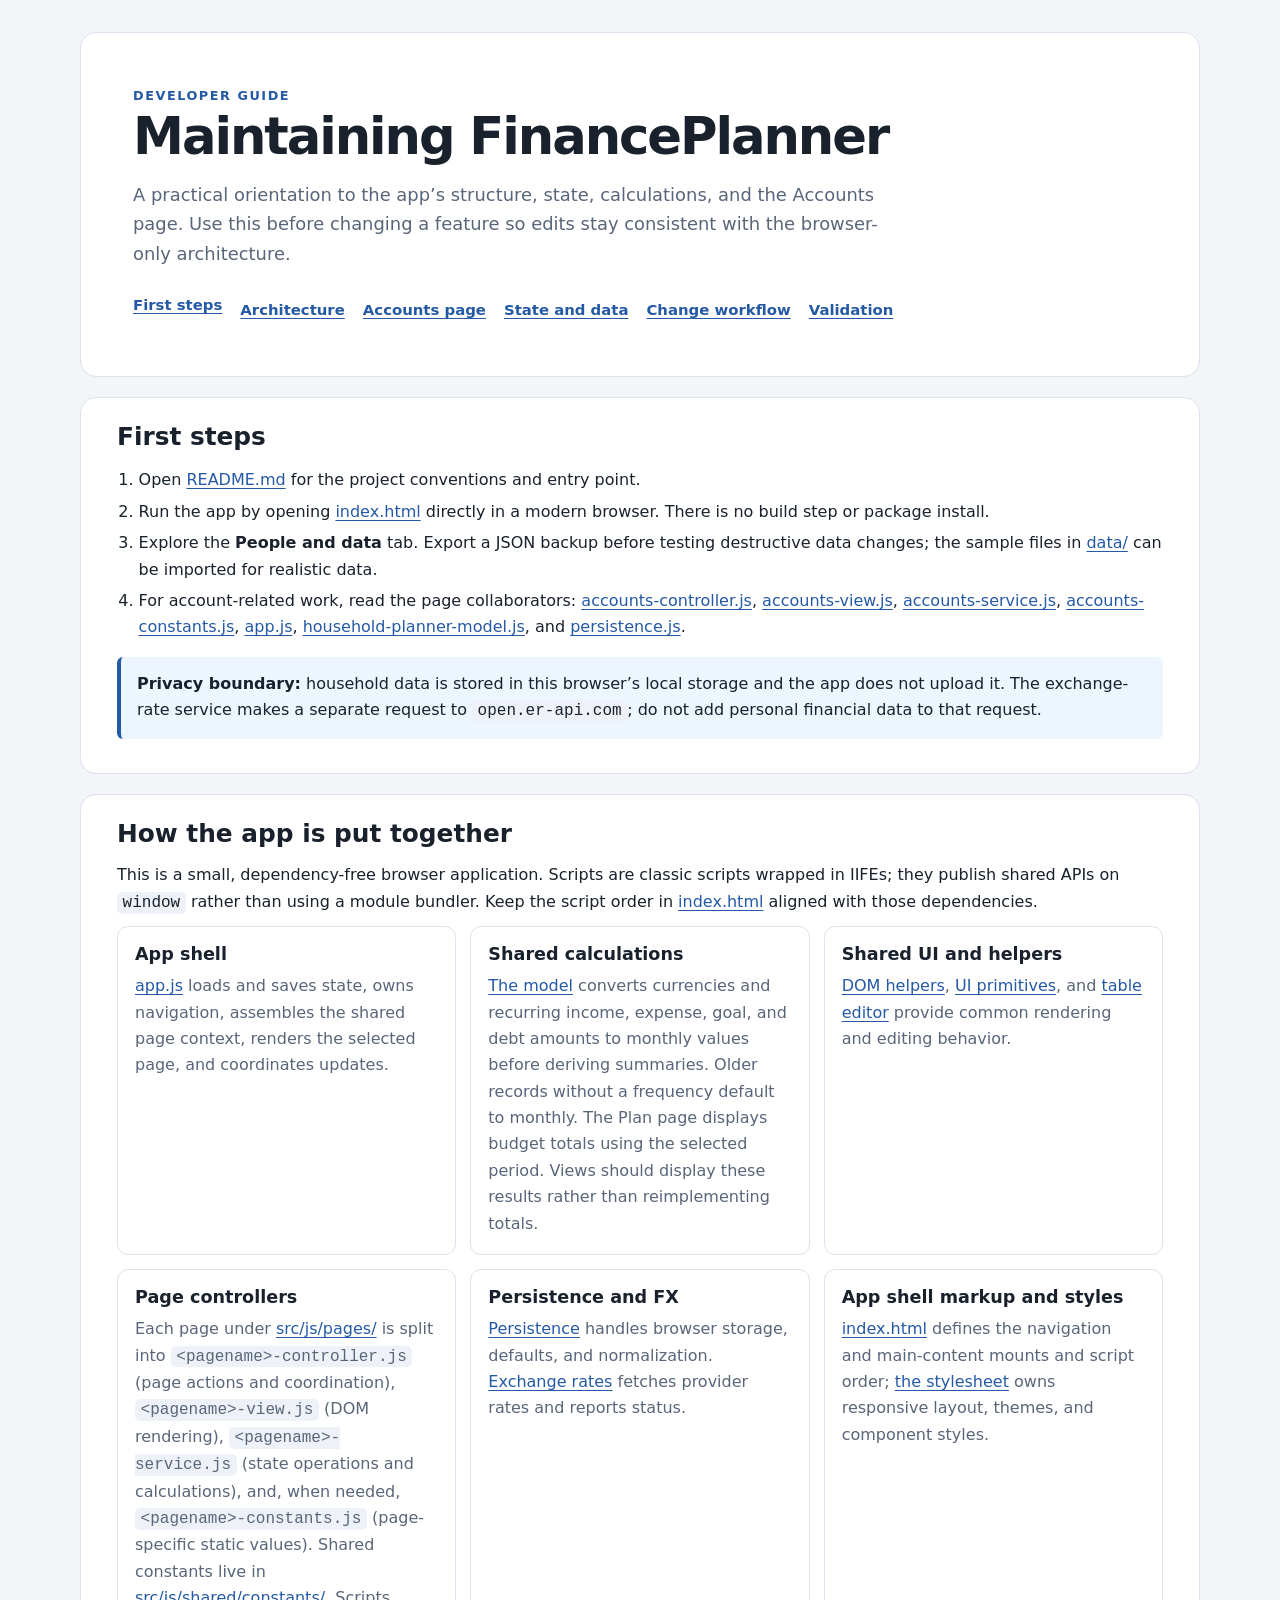
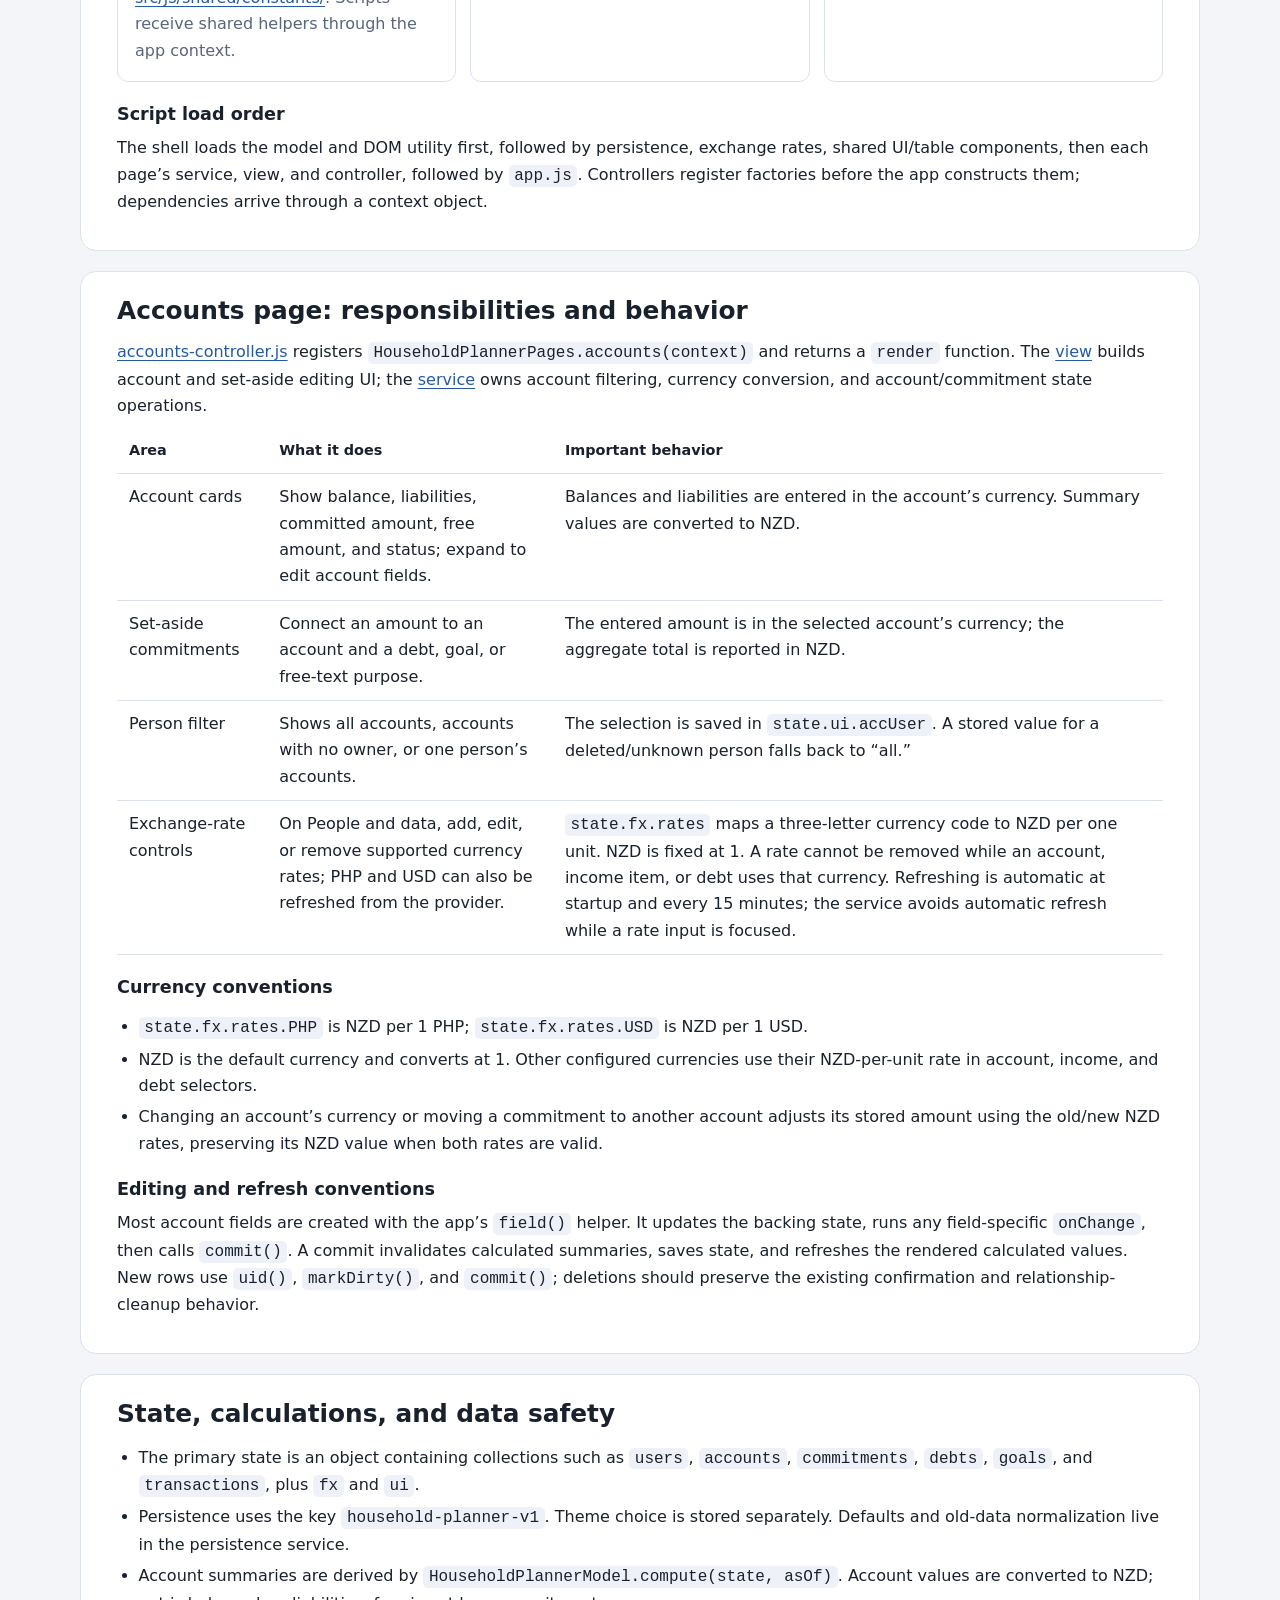
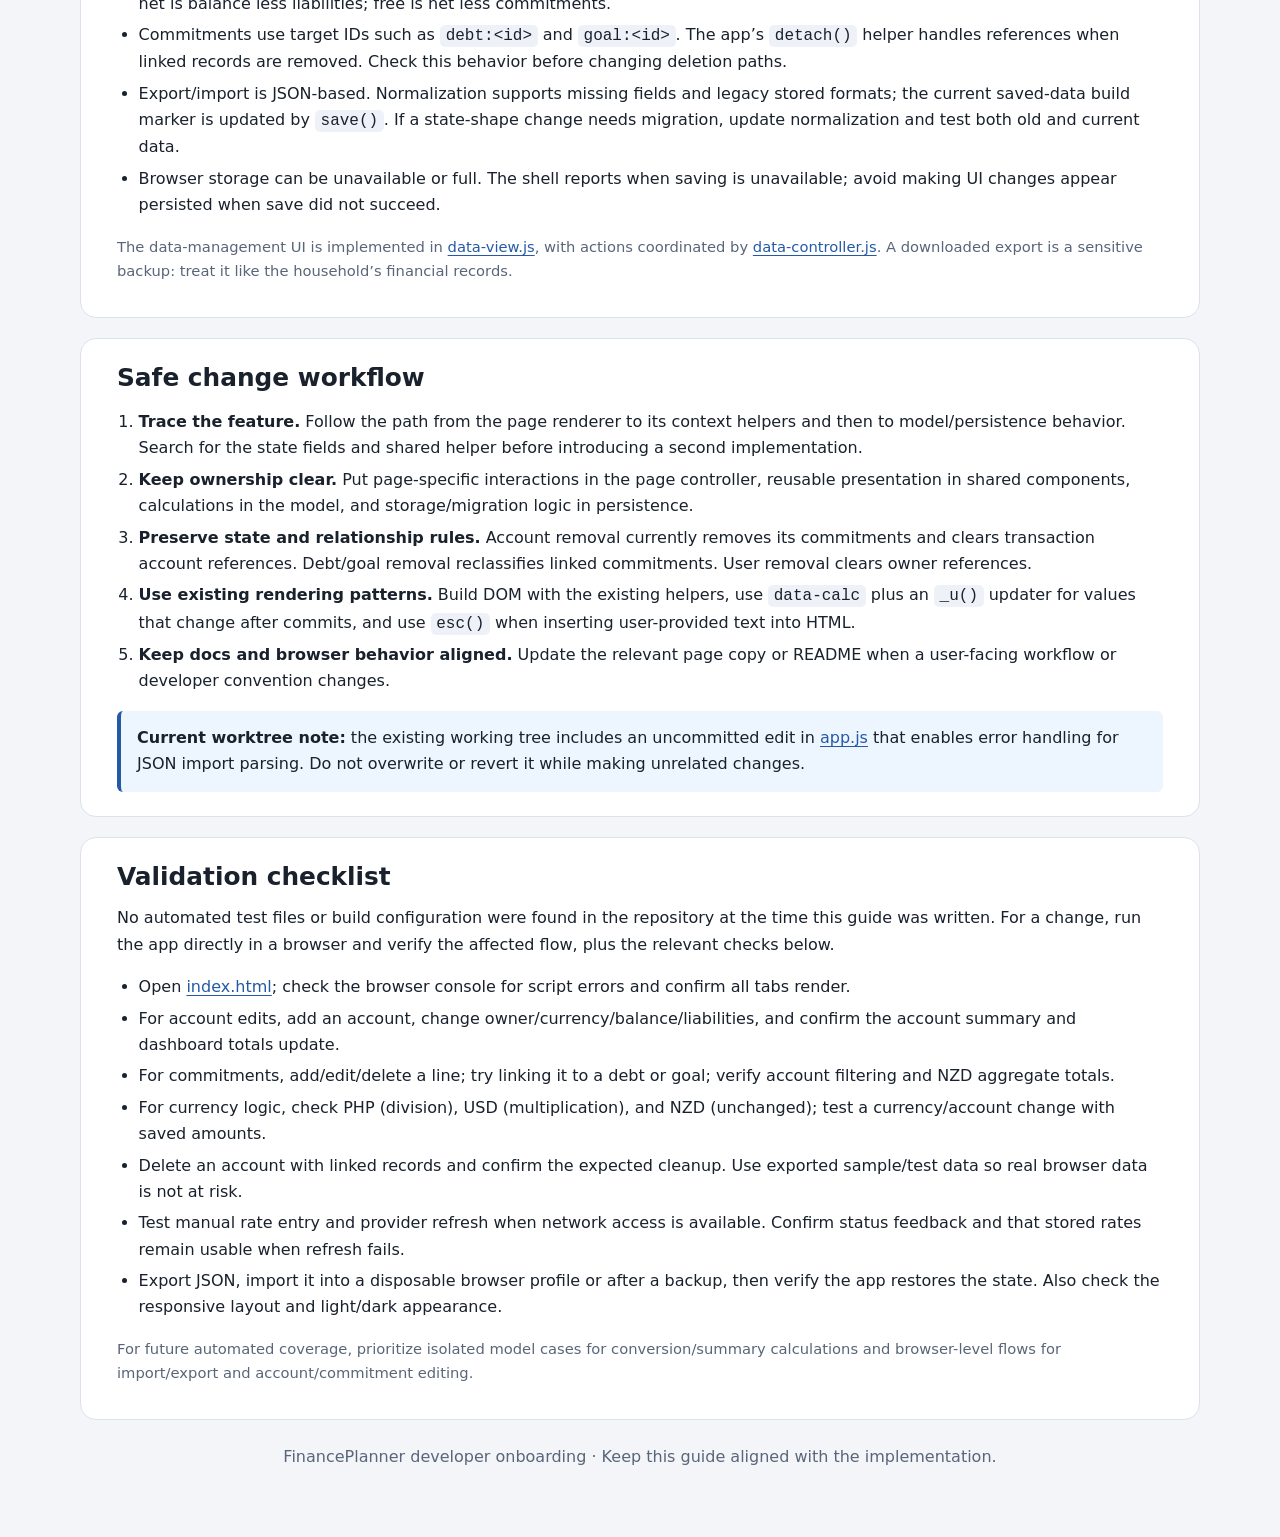
<file: onboarding.html>
<!DOCTYPE html>
<html lang="en">
<head>
<meta charset="utf-8">
<meta name="viewport" content="width=device-width, initial-scale=1">
<meta name="color-scheme" content="light dark">
<title>Developer onboarding | FinancePlanner</title>
<style>
  :root {
    color-scheme: light dark;
    --bg: #f3f5f8;
    --surface: #fff;
    --text: #19212d;
    --muted: #596579;
    --line: #dce2eb;
    --accent: #2459a6;
    --code: #eef2f8;
    --note: #edf5ff;
    font: 16px/1.65 system-ui, -apple-system, BlinkMacSystemFont, "Segoe UI", sans-serif;
  }
  @media (prefers-color-scheme: dark) {
    :root {
      --bg: #11151c;
      --surface: #1b222d;
      --text: #edf2fa;
      --muted: #aab5c5;
      --line: #354052;
      --accent: #9dc2ff;
      --code: #262f3d;
      --note: #202f43;
    }
  }
  * { box-sizing: border-box; }
  body { margin: 0; background: var(--bg); color: var(--text); }
  .layout { width: min(1120px, calc(100% - 32px)); margin: 32px auto 64px; }
  header, section, aside { background: var(--surface); border: 1px solid var(--line); border-radius: 16px; }
  header { padding: clamp(24px, 5vw, 52px); }
  section, aside { padding: 24px clamp(20px, 4vw, 36px); margin-top: 20px; }
  h1, h2, h3 { line-height: 1.2; }
  h1 { margin: 0 0 12px; font-size: clamp(2rem, 5vw, 3.2rem); letter-spacing: -.04em; }
  h2 { margin: 0 0 14px; font-size: 1.55rem; }
  h3 { margin: 22px 0 8px; font-size: 1.1rem; }
  p { margin: 10px 0; }
  .lead { max-width: 760px; color: var(--muted); font-size: 1.12rem; }
  .eyebrow { color: var(--accent); font-size: .8rem; font-weight: 750; letter-spacing: .12em; text-transform: uppercase; }
  a { color: var(--accent); text-underline-offset: 3px; }
  a:focus-visible { outline: 3px solid var(--accent); outline-offset: 3px; border-radius: 3px; }
  nav ul { display: flex; flex-wrap: wrap; gap: 8px 18px; padding: 0; margin: 24px 0 0; list-style: none; }
  nav a { font-size: .93rem; font-weight: 650; }
  code, pre { font-family: ui-monospace, SFMono-Regular, Menlo, Consolas, monospace; }
  code { padding: .12em .35em; border-radius: 5px; background: var(--code); overflow-wrap: anywhere; }
  pre { padding: 16px; border-radius: 10px; background: var(--code); overflow-x: auto; line-height: 1.5; }
  pre code { padding: 0; background: transparent; }
  ul, ol { padding-left: 1.35rem; }
  li + li { margin-top: 5px; }
  .grid { display: grid; grid-template-columns: repeat(auto-fit, minmax(min(100%, 290px), 1fr)); gap: 14px; }
  .card { padding: 17px; border: 1px solid var(--line); border-radius: 11px; }
  .card h3 { margin: 0 0 8px; }
  .card p { margin: 0; color: var(--muted); }
  .callout { padding: 14px 16px; border-left: 4px solid var(--accent); border-radius: 6px; background: var(--note); }
  .small { color: var(--muted); font-size: .92rem; }
  .table-wrap { overflow-x: auto; }
  table { width: 100%; border-collapse: collapse; }
  th, td { padding: 10px 12px; border-bottom: 1px solid var(--line); text-align: left; vertical-align: top; }
  th { font-size: .9rem; }
  footer { padding: 24px 8px; color: var(--muted); text-align: center; }
  @media print {
    :root { color-scheme: light; --bg: #fff; --surface: #fff; --text: #111; --muted: #444; --line: #bbb; --code: #f3f3f3; --note: #f5f8fc; }
    .layout { width: 100%; margin: 0; }
    header, section, aside { break-inside: avoid; box-shadow: none; }
    a { color: inherit; }
  }
</style>
</head>
<body>
<div class="layout">
  <header>
    <div class="eyebrow">Developer guide</div>
    <h1>Maintaining FinancePlanner</h1>
    <p class="lead">A practical orientation to the app’s structure, state, calculations, and the Accounts page. Use this before changing a feature so edits stay consistent with the browser-only architecture.</p>
    <nav aria-label="On this page">
      <ul>
        <li><a href="#first-steps">First steps</a></li>
        <li><a href="#architecture">Architecture</a></li>
        <li><a href="#accounts">Accounts page</a></li>
        <li><a href="#data">State and data</a></li>
        <li><a href="#workflow">Change workflow</a></li>
        <li><a href="#validation">Validation</a></li>
      </ul>
    </nav>
  </header>

  <main>
    <section id="first-steps">
      <h2>First steps</h2>
      <ol>
        <li>Open <a href="README.md">README.md</a> for the project conventions and entry point.</li>
        <li>Run the app by opening <a href="index.html">index.html</a> directly in a modern browser. There is no build step or package install.</li>
        <li>Explore the <strong>People and data</strong> tab. Export a JSON backup before testing destructive data changes; the sample files in <a href="data/">data/</a> can be imported for realistic data.</li>
        <li>For account-related work, read the page collaborators: <a href="src/js/pages/accounts/accounts-controller.js">accounts-controller.js</a>, <a href="src/js/pages/accounts/accounts-view.js">accounts-view.js</a>, <a href="src/js/pages/accounts/accounts-service.js">accounts-service.js</a>, <a href="src/js/pages/accounts/accounts-constants.js">accounts-constants.js</a>, <a href="src/js/app.js">app.js</a>, <a href="src/js/shared/models/household-planner-model.js">household-planner-model.js</a>, and <a href="src/js/shared/services/persistence.js">persistence.js</a>.</li>
      </ol>
      <p class="callout"><strong>Privacy boundary:</strong> household data is stored in this browser’s local storage and the app does not upload it. The exchange-rate service makes a separate request to <code>open.er-api.com</code>; do not add personal financial data to that request.</p>
    </section>

    <section id="architecture">
      <h2>How the app is put together</h2>
      <p>This is a small, dependency-free browser application. Scripts are classic scripts wrapped in IIFEs; they publish shared APIs on <code>window</code> rather than using a module bundler. Keep the script order in <a href="index.html">index.html</a> aligned with those dependencies.</p>
      <div class="grid">
        <article class="card">
          <h3>App shell</h3>
          <p><a href="src/js/app.js">app.js</a> loads and saves state, owns navigation, assembles the shared page context, renders the selected page, and coordinates updates.</p>
        </article>
        <article class="card">
          <h3>Shared calculations</h3>
          <p><a href="src/js/shared/models/household-planner-model.js">The model</a> converts currencies and recurring income, expense, goal, and debt amounts to monthly values before deriving summaries. Older records without a frequency default to monthly. The Plan page displays budget totals using the selected period. Views should display these results rather than reimplementing totals.</p>
        </article>
        <article class="card">
          <h3>Shared UI and helpers</h3>
          <p><a href="src/js/shared/utils/dom.js">DOM helpers</a>, <a href="src/js/shared/components/ui.js">UI primitives</a>, and <a href="src/js/shared/components/table-editor.js">table editor</a> provide common rendering and editing behavior.</p>
        </article>
        <article class="card">
          <h3>Page controllers</h3>
          <p>Each page under <a href="src/js/pages/">src/js/pages/</a> is split into <code>&lt;pagename&gt;-controller.js</code> (page actions and coordination), <code>&lt;pagename&gt;-view.js</code> (DOM rendering), <code>&lt;pagename&gt;-service.js</code> (state operations and calculations), and, when needed, <code>&lt;pagename&gt;-constants.js</code> (page-specific static values). Shared constants live in <a href="src/js/shared/constants/">src/js/shared/constants/</a>. Scripts receive shared helpers through the app context.</p>
        </article>
        <article class="card">
          <h3>Persistence and FX</h3>
          <p><a href="src/js/shared/services/persistence.js">Persistence</a> handles browser storage, defaults, and normalization. <a href="src/js/shared/services/exchange-rates.js">Exchange rates</a> fetches provider rates and reports status.</p>
        </article>
        <article class="card">
          <h3>App shell markup and styles</h3>
          <p><a href="index.html">index.html</a> defines the navigation and main-content mounts and script order; <a href="src/css/household-planner.css">the stylesheet</a> owns responsive layout, themes, and component styles.</p>
        </article>
      </div>
      <h3>Script load order</h3>
      <p>The shell loads the model and DOM utility first, followed by persistence, exchange rates, shared UI/table components, then each page’s service, view, and controller, followed by <code>app.js</code>. Controllers register factories before the app constructs them; dependencies arrive through a context object.</p>
    </section>

    <section id="accounts">
      <h2>Accounts page: responsibilities and behavior</h2>
      <p><a href="src/js/pages/accounts/accounts-controller.js">accounts-controller.js</a> registers <code>HouseholdPlannerPages.accounts(context)</code> and returns a <code>render</code> function. The <a href="src/js/pages/accounts/accounts-view.js">view</a> builds account and set-aside editing UI; the <a href="src/js/pages/accounts/accounts-service.js">service</a> owns account filtering, currency conversion, and account/commitment state operations.</p>
      <div class="table-wrap">
        <table>
          <thead><tr><th>Area</th><th>What it does</th><th>Important behavior</th></tr></thead>
          <tbody>
            <tr><td>Account cards</td><td>Show balance, liabilities, committed amount, free amount, and status; expand to edit account fields.</td><td>Balances and liabilities are entered in the account’s currency. Summary values are converted to NZD.</td></tr>
            <tr><td>Set-aside commitments</td><td>Connect an amount to an account and a debt, goal, or free-text purpose.</td><td>The entered amount is in the selected account’s currency; the aggregate total is reported in NZD.</td></tr>
            <tr><td>Person filter</td><td>Shows all accounts, accounts with no owner, or one person’s accounts.</td><td>The selection is saved in <code>state.ui.accUser</code>. A stored value for a deleted/unknown person falls back to “all.”</td></tr>
            <tr><td>Exchange-rate controls</td><td>On People and data, add, edit, or remove supported currency rates; PHP and USD can also be refreshed from the provider.</td><td><code>state.fx.rates</code> maps a three-letter currency code to NZD per one unit. NZD is fixed at 1. A rate cannot be removed while an account, income item, or debt uses that currency. Refreshing is automatic at startup and every 15 minutes; the service avoids automatic refresh while a rate input is focused.</td></tr>
          </tbody>
        </table>
      </div>
      <h3>Currency conventions</h3>
      <ul>
        <li><code>state.fx.rates.PHP</code> is NZD per 1 PHP; <code>state.fx.rates.USD</code> is NZD per 1 USD.</li>
        <li>NZD is the default currency and converts at 1. Other configured currencies use their NZD-per-unit rate in account, income, and debt selectors.</li>
        <li>Changing an account’s currency or moving a commitment to another account adjusts its stored amount using the old/new NZD rates, preserving its NZD value when both rates are valid.</li>
      </ul>
      <h3>Editing and refresh conventions</h3>
      <p>Most account fields are created with the app’s <code>field()</code> helper. It updates the backing state, runs any field-specific <code>onChange</code>, then calls <code>commit()</code>. A commit invalidates calculated summaries, saves state, and refreshes the rendered calculated values. New rows use <code>uid()</code>, <code>markDirty()</code>, and <code>commit()</code>; deletions should preserve the existing confirmation and relationship-cleanup behavior.</p>
    </section>

    <section id="data">
      <h2>State, calculations, and data safety</h2>
      <ul>
        <li>The primary state is an object containing collections such as <code>users</code>, <code>accounts</code>, <code>commitments</code>, <code>debts</code>, <code>goals</code>, and <code>transactions</code>, plus <code>fx</code> and <code>ui</code>.</li>
        <li>Persistence uses the key <code>household-planner-v1</code>. Theme choice is stored separately. Defaults and old-data normalization live in the persistence service.</li>
        <li>Account summaries are derived by <code>HouseholdPlannerModel.compute(state, asOf)</code>. Account values are converted to NZD; net is balance less liabilities; free is net less commitments.</li>
        <li>Commitments use target IDs such as <code>debt:&lt;id&gt;</code> and <code>goal:&lt;id&gt;</code>. The app’s <code>detach()</code> helper handles references when linked records are removed. Check this behavior before changing deletion paths.</li>
        <li>Export/import is JSON-based. Normalization supports missing fields and legacy stored formats; the current saved-data build marker is updated by <code>save()</code>. If a state-shape change needs migration, update normalization and test both old and current data.</li>
        <li>Browser storage can be unavailable or full. The shell reports when saving is unavailable; avoid making UI changes appear persisted when save did not succeed.</li>
      </ul>
      <p class="small">The data-management UI is implemented in <a href="src/js/pages/data/data-view.js">data-view.js</a>, with actions coordinated by <a href="src/js/pages/data/data-controller.js">data-controller.js</a>. A downloaded export is a sensitive backup: treat it like the household’s financial records.</p>
    </section>

    <section id="workflow">
      <h2>Safe change workflow</h2>
      <ol>
        <li><strong>Trace the feature.</strong> Follow the path from the page renderer to its context helpers and then to model/persistence behavior. Search for the state fields and shared helper before introducing a second implementation.</li>
        <li><strong>Keep ownership clear.</strong> Put page-specific interactions in the page controller, reusable presentation in shared components, calculations in the model, and storage/migration logic in persistence.</li>
        <li><strong>Preserve state and relationship rules.</strong> Account removal currently removes its commitments and clears transaction account references. Debt/goal removal reclassifies linked commitments. User removal clears owner references.</li>
        <li><strong>Use existing rendering patterns.</strong> Build DOM with the existing helpers, use <code>data-calc</code> plus an <code>_u()</code> updater for values that change after commits, and use <code>esc()</code> when inserting user-provided text into HTML.</li>
        <li><strong>Keep docs and browser behavior aligned.</strong> Update the relevant page copy or README when a user-facing workflow or developer convention changes.</li>
      </ol>
      <div class="callout"><strong>Current worktree note:</strong> the existing working tree includes an uncommitted edit in <a href="src/js/app.js">app.js</a> that enables error handling for JSON import parsing. Do not overwrite or revert it while making unrelated changes.</div>
    </section>

    <section id="validation">
      <h2>Validation checklist</h2>
      <p>No automated test files or build configuration were found in the repository at the time this guide was written. For a change, run the app directly in a browser and verify the affected flow, plus the relevant checks below.</p>
      <ul>
        <li>Open <a href="index.html">index.html</a>; check the browser console for script errors and confirm all tabs render.</li>
        <li>For account edits, add an account, change owner/currency/balance/liabilities, and confirm the account summary and dashboard totals update.</li>
        <li>For commitments, add/edit/delete a line; try linking it to a debt or goal; verify account filtering and NZD aggregate totals.</li>
        <li>For currency logic, check PHP (division), USD (multiplication), and NZD (unchanged); test a currency/account change with saved amounts.</li>
        <li>Delete an account with linked records and confirm the expected cleanup. Use exported sample/test data so real browser data is not at risk.</li>
        <li>Test manual rate entry and provider refresh when network access is available. Confirm status feedback and that stored rates remain usable when refresh fails.</li>
        <li>Export JSON, import it into a disposable browser profile or after a backup, then verify the app restores the state. Also check the responsive layout and light/dark appearance.</li>
      </ul>
      <p class="small">For future automated coverage, prioritize isolated model cases for conversion/summary calculations and browser-level flows for import/export and account/commitment editing.</p>
    </section>
  </main>
  <footer>FinancePlanner developer onboarding · Keep this guide aligned with the implementation.</footer>
</div>
</body>
</html>
</file>
<file: src/css/household-planner.css>
:root {
  color-scheme: light;
  --bg: #f2f2f7;
  --card: #ffffff;
  --card2: #f2f2f7;
  --label: #000000;
  --label2: rgba(60, 60, 67, 0.66);
  --label3: rgba(60, 60, 67, 0.32);
  --sep: rgba(60, 60, 67, 0.16);
  --fill: rgba(120, 120, 128, 0.12);
  --fill2: rgba(120, 120, 128, 0.2);
  --thumb: #ffffff;
  --material: rgba(255, 255, 255, 0.9);
  --blue: #007aff;
  --green: #34c759;
  --orange: #ff9500;
  --red: #ff3b30;
  --indigo: #5856d6;
  --blue-t: #0062cc;
  --green-t: #1f7a36;
  --orange-t: #a85a00;
  --red-t: #d70015;
  --c1: var(--blue);
  --c2: var(--green);
  --c3: var(--orange);
  --c4: var(--indigo);
  --font: -apple-system, BlinkMacSystemFont, "SF Pro Text", "SF Pro Display", "Helvetica Neue", system-ui, "Segoe UI", Roboto, Arial, sans-serif;
}

:root[data-theme="dark"] {
  color-scheme: dark;
  --bg: #000000;
  --card: #1c1c1e;
  --card2: #2c2c2e;
  --label: #ffffff;
  --label2: rgba(235, 235, 245, 0.64);
  --label3: rgba(235, 235, 245, 0.32);
  --sep: rgba(84, 84, 88, 0.62);
  --fill: rgba(120, 120, 128, 0.24);
  --fill2: rgba(120, 120, 128, 0.36);
  --thumb: #636366;
  --material: rgba(28, 28, 30, 0.9);
  --blue: #0a84ff;
  --green: #30d158;
  --orange: #ff9f0a;
  --red: #ff453a;
  --indigo: #5e5ce6;
  --blue-t: #66adff;
  --green-t: #4cd964;
  --orange-t: #ffb340;
  --red-t: #ff6961;
}

@media (prefers-color-scheme: dark) {
  :root:not([data-theme="light"]) {
    color-scheme: dark;
    --bg: #000000;
    --card: #1c1c1e;
    --card2: #2c2c2e;
    --label: #ffffff;
    --label2: rgba(235, 235, 245, 0.64);
    --label3: rgba(235, 235, 245, 0.32);
    --sep: rgba(84, 84, 88, 0.62);
    --fill: rgba(120, 120, 128, 0.24);
    --fill2: rgba(120, 120, 128, 0.36);
    --thumb: #636366;
    --material: rgba(28, 28, 30, 0.9);
    --blue: #0a84ff;
    --green: #30d158;
    --orange: #ff9f0a;
    --red: #ff453a;
    --indigo: #5e5ce6;
    --blue-t: #66adff;
    --green-t: #4cd964;
    --orange-t: #ffb340;
    --red-t: #ff6961;
  }
}

* {
  box-sizing: border-box;
}

html {
  -webkit-text-size-adjust: 100%;
}

body {
  margin: 0;
  background: var(--bg);
  color: var(--label);
  font: 15px/1.4 var(--font);
  -webkit-font-smoothing: antialiased;
  font-variant-numeric: tabular-nums;
}

button,
input,
select {
  font-family: inherit;
}

:focus-visible {
  outline: 3px solid color-mix(in srgb, var(--blue) 55%, transparent);
  outline-offset: 2px;
  border-radius: 8px;
}

/* Theme tokens */

/* Layout & shell */
.app {
  display: grid;
  grid-template-columns: 240px minmax(0, 1fr);
  min-height: 100vh;
}

nav {
  position: sticky;
  top: 0;
  align-self: start;
  height: 100vh;
  padding: 22px 14px 18px;
  display: flex;
  flex-direction: column;
  gap: 2px;
  background: var(--material);
  -webkit-backdrop-filter: saturate(180%) blur(24px);
  backdrop-filter: saturate(180%) blur(24px);
  border-right: 0.5px solid var(--sep);
}

.brand {
  font-size: 20px;
  font-weight: 700;
  letter-spacing: 0.01em;
  padding: 4px 10px 18px;
}

nav button {
  display: flex;
  align-items: center;
  gap: 10px;
  font: inherit;
  font-weight: 500;
  color: var(--label);
  background: none;
  border: 0;
  border-radius: 10px;
  padding: 9px 10px;
  cursor: pointer;
  text-align: left;
  transition: background 0.15s;
}

nav button svg {
  color: var(--blue);
  flex: none;
}

nav button:hover {
  background: var(--fill);
}

nav button[aria-current="page"] {
  background: var(--fill2);
  font-weight: 600;
}

.nav-foot {
  margin-top: auto;
  padding: 14px 4px 0;
  display: grid;
  gap: 10px;
  font-size: 12px;
  color: var(--label2);
}

.lbl-short {
  display: none;
}

main {
  padding: 28px clamp(16px, 3.5vw, 44px) 56px;
  max-width: 1260px;
  width: 100%;
  min-width: 0;
}

.page-head {
  padding: 6px 2px 18px;
}

h1 {
  font-size: 34px;
  line-height: 1.12;
  font-weight: 700;
  letter-spacing: 0.01em;
  margin: 0;
}

.sub {
  color: var(--label2);
  margin: 6px 0 0;
  max-width: 72ch;
  font-size: 15px;
}

.banner {
  background: color-mix(in srgb, var(--orange) 20%, var(--card));
  border-radius: 14px;
  padding: 12px 16px;
  margin-bottom: 16px;
}

/* Dashboard grid & summary tiles */
.bento {
  display: grid;
  grid-template-columns: repeat(12, minmax(0, 1fr));
  gap: 16px;
}

.tile {
  background: var(--card);
  border-radius: 24px;
  padding: 20px 22px;
  min-width: 0;
}

.tile h2 {
  font-size: 20px;
  line-height: 1.2;
  font-weight: 700;
  letter-spacing: 0.01em;
  margin: 0;
}

.tile .sub {
  margin: 4px 0 0;
  font-size: 14px;
}

.s-3 { grid-column: span 3; }
.s-4 { grid-column: span 4; }
.s-5 { grid-column: span 5; }
.s-6 { grid-column: span 6; }
.s-7 { grid-column: span 7; }
.s-8 { grid-column: span 8; }
.s-12 { grid-column: span 12; }

@media (max-width: 1100px) {
  .s-4,
  .s-5,
  .s-6,
  .s-7,
  .s-8 {
    grid-column: span 12;
  }

  .s-3 {
    grid-column: span 6;
  }
}

@media (max-width: 560px) {
  .tile {
    padding: 16px;
    border-radius: 20px;
  }

  .bento {
    gap: 12px;
  }

  .accounts-summary {
    padding: 12px 14px 14px;
  }

  .accounts-summary-row {
    display: grid;
    grid-template-columns: repeat(2, minmax(0, 1fr));
    gap: 10px 12px;
  }

  .accounts-summary-metric b,
  .accounts-summary-left b {
    font-size: 18px;
  }
}

.hero h2 {
  font-size: 28px;
  line-height: 1.15;
  max-width: 22ch;
}

.split {
  display: flex;
  gap: 3px;
  height: 22px;
  margin: 20px 0 16px;
}

.split i {
  display: block;
  height: 100%;
  border-radius: 6px;
  min-width: 0;
}

.split i[style*="width:0%"] {
  display: none;
}

.split i:last-child {
  background: var(--fill);
}

.legend {
  display: grid;
  grid-template-columns: repeat(auto-fit, minmax(190px, 1fr));
  gap: 12px 24px;
  margin: 0;
  padding: 0;
  list-style: none;
}

.legend li {
  display: grid;
  grid-template-columns: 12px 1fr;
  gap: 1px 10px;
  align-items: baseline;
}

.dot {
  width: 12px;
  height: 12px;
  border-radius: 50%;
  display: block;
  transform: translateY(1px);
}

.legend b {
  font-weight: 600;
}

.legend small {
  grid-column: 2;
  color: var(--label2);
  font-size: 13px;
}

.ring-tile {
  display: flex;
  flex-direction: column;
}

.ring-wrap {
  position: relative;
  width: 150px;
  height: 150px;
  margin: 12px auto 8px;
}

.ring-wrap svg {
  width: 100%;
  height: 100%;
}

.ring-bg {
  fill: none;
  stroke: var(--fill2);
  stroke-width: 13;
}

.ring-fg {
  fill: none;
  stroke: var(--green);
  stroke-width: 13;
  stroke-linecap: round;
}

.tint-red .ring-fg {
  stroke: var(--red);
}

.tint-green {
  background: color-mix(in srgb, var(--green) 13%, var(--card));
}

.tint-red {
  background: color-mix(in srgb, var(--red) 13%, var(--card));
}

.ring-c {
  position: absolute;
  inset: 0;
  display: flex;
  flex-direction: column;
  align-items: center;
  justify-content: center;
}

.ring-c b {
  font-size: 30px;
  font-weight: 700;
  line-height: 1.1;
}

.ring-c span {
  font-size: 12px;
  color: var(--label2);
}

.ring-cap {
  margin: auto 0 0;
  text-align: center;
  font-weight: 600;
}

.kpi {
  display: flex;
  flex-direction: column;
  gap: 4px;
  min-height: 132px;
}

.k-label {
  font-size: 13px;
  font-weight: 600;
  color: var(--label2);
}

.k-val {
  font-size: 32px;
  font-weight: 700;
  line-height: 1.1;
  letter-spacing: 0.005em;
  margin-top: 14px;
}

.k-val .calc,
.k-cap .calc {
  display: inline;
  padding: 0;
  color: inherit;
  background: none;
  font: inherit;
  margin: 0;
}

.k-cap {
  font-size: 13px;
  color: var(--label2);
  margin-top: auto;
}

.rows {
  margin-top: 8px;
}

.row {
  padding: 12px 0;
  border-top: 0.5px solid var(--sep);
}

.row:first-child {
  border-top: 0;
}

.row .top {
  display: flex;
  justify-content: space-between;
  gap: 12px;
  align-items: center;
}

.row .name {
  font-weight: 600;
}

.row .meta {
  font-size: 13px;
  color: var(--label2);
  margin-top: 2px;
}

.bar {
  height: 8px;
  background: var(--fill);
  border-radius: 4px;
  display: flex;
  overflow: hidden;
  margin-top: 8px;
}

.bar i {
  display: block;
  height: 100%;
}

.bar.thin {
  height: 5px;
  margin-top: 5px;
}

.pill {
  font-size: 12px;
  font-weight: 600;
  padding: 2px 9px;
  border-radius: 999px;
  white-space: nowrap;
}

.pill.ok {
  color: var(--green-t);
  background: color-mix(in srgb, var(--green) 16%, transparent);
}

.pill.bad {
  color: var(--red-t);
  background: color-mix(in srgb, var(--red) 14%, transparent);
}

.pill.warn {
  color: var(--orange-t);
  background: color-mix(in srgb, var(--orange) 18%, transparent);
}

.ok { color: var(--green-t); }
.bad { color: var(--red-t); }
.warn { color: var(--orange-t); }

.empty {
  color: var(--label2);
  padding: 12px 0 0;
}

/* Budget plan summary */
.tracker {
  position: sticky;
  top: 12px;
  z-index: 10;
  margin: 0 0 16px;
  padding: 14px 20px 16px;
  border-radius: 22px;
  background: var(--material);
  -webkit-backdrop-filter: saturate(180%) blur(24px);
  backdrop-filter: saturate(180%) blur(24px);
  border: 0.5px solid var(--sep);
}

.t-row {
  display: flex;
  flex-wrap: wrap;
  gap: 6px 36px;
  align-items: flex-end;
}

.t-row small {
  display: block;
  font-size: 13px;
  color: var(--label2);
}

.t-row b {
  font-size: 22px;
  font-weight: 700;
  line-height: 1.3;
}

.t-row .t-left b {
  font-size: 22px;
  font-weight: 1000;
  line-height: 1.3;
}

.t-period {
  display: flex;
  align-items: center;
  gap: 8px;
  margin-left: auto;
  color: var(--label2);
  font-size: 14px;
  margin-bottom: 20px;
}

.t-period select {
  border: 0;
  border-radius: 8px;
  padding: 6px 8px;
  background: var(--fill);
  color: var(--label);
  font: inherit;
}

.t-warn {
  font-weight: 600;
  font-size: 14px;
}

.tracker .split {
  height: 12px;
  margin: 10px 0 0;
}

/* Accounts summary header */
.accounts-summary {
  position: relative;
  margin: 0 0 16px;
  padding: 14px 20px 16px;
  border-radius: 22px;
  background: var(--material);
  -webkit-backdrop-filter: saturate(180%) blur(24px);
  backdrop-filter: saturate(180%) blur(24px);
  border: 0.5px solid var(--sep);
  overflow: hidden;
}

.accounts-summary-content {
  min-width: 0;
  width: 100%;
}

.accounts-toolbar {
  justify-content: flex-end;
}

.accounts-summary-row {
  display: flex;
  flex-wrap: wrap;
  align-items: flex-end;
  gap: 6px 36px;
}

.accounts-summary-metric small {
  display: block;
  margin-bottom: 2px;
  color: var(--label2);
  font-size: 13px;
  line-height: 1.3;
}

.accounts-summary-metric b {
  display: block;
  font-size: 22px;
  font-weight: 700;
  line-height: 1.3;
  font-variant-numeric: tabular-nums;
}

.accounts-summary-metric b.accounts-summary-balance {
  color: var(--label);
  background: none;
}

.accounts-summary-metric b.accounts-summary-liabilities {
  color: var(--orange-t);
  background: none;
}

.accounts-summary-metric b.accounts-summary-set-aside {
  color: var(--blue-t);
  background: none;
}

.accounts-summary-left b {
  font-size: 22px;
  font-weight: 1000;
  background: none;
}

.accounts-summary-left.bad b,
.accounts-summary-left.bad small {
  color: var(--red-t);
}

.accounts-summary-left.ok b {
  color: var(--green-t);
}

.accounts-summary-left.ok small {
  color: var(--label2);
}

.accounts-summary-bar {
  display: flex;
  height: 12px;
  margin: 10px 0 0;
  overflow: hidden;
  border-radius: 999px;
  background: var(--fill2);
  gap: 2px;
  direction: ltr;
}

.accounts-summary-bar i {
  display: block;
  height: 100%;
  min-width: 0;
  transition: width 0.25s ease;
}

.accounts-summary-bar .accounts-summary-liabilities {
  background: var(--orange);
}

.accounts-summary-bar .accounts-summary-set-aside {
  background: var(--blue);
}

.accounts-summary-bar .accounts-summary-free {
  background: var(--green);
}

.accounts-summary-bar .accounts-summary-remaining {
  background: rgba(120, 120, 128, 0.12);
}

.accounts-summary-bar .accounts-summary-over {
  background: var(--red);
}

.sec-head {
  display: flex;
  justify-content: space-between;
  align-items: center;
  gap: 8px 20px;
  flex-wrap: wrap;
}

.share {
  display: flex;
  align-items: center;
  gap: 8px;
  color: var(--label2);
  font-size: 14px;
}

.share input {
  color: var(--label);
  background: var(--fill);
  border: 0;
  border-radius: 8px;
  padding: 6px 9px;
  width: 64px;
  text-align: right;
  font: inherit;
}

.meter {
  display: grid;
  grid-template-columns: auto minmax(120px, 1fr);
  gap: 2px 22px;
  align-items: center;
  margin: 16px 0 6px;
}

.m-left b {
  display: block;
  font-size: 34px;
  font-weight: 700;
  line-height: 1.1;
  letter-spacing: 0.005em;
}

.m-left span {
  font-size: 13px;
  color: var(--label2);
}

.m-left.bad b,
.m-left.bad span {
  color: var(--red-t);
}

.m-bar {
  height: 12px;
  background: var(--fill);
  border-radius: 6px;
  overflow: hidden;
}

.m-bar i {
  display: block;
  height: 100%;
  background: var(--sc, var(--c1));
  border-radius: 6px;
}

.m-bar i.over {
  background: var(--red);
}

.m-sub {
  grid-column: 2;
  font-size: 13px;
  color: var(--label2);
}

.lrow {
  display: grid;
  grid-template-columns: 12px 172px minmax(60px, 1fr) 88px;
  gap: 12px;
  align-items: center;
  padding: 11px 0;
  border-top: 0.5px solid var(--sep);
}

.lrow:first-of-type {
  border-top: 0;
}

.lbar {
  height: 8px;
  background: var(--fill);
  border-radius: 4px;
  overflow: hidden;
}

.lbar i {
  display: block;
  height: 100%;
  border-radius: 4px;
}

.lrow b {
  text-align: right;
  font-weight: 600;
}

.mini {
  display: inline-block;
  width: 62px;
  height: 6px;
  background: var(--fill);
  border-radius: 3px;
  overflow: hidden;
  vertical-align: middle;
  margin-right: 8px;
}

.mini i {
  display: block;
  height: 100%;
  background: var(--green);
}

/* Editable data tables */
.sheet {
  margin-top: 12px;
}

.scroll {
  overflow-x: auto;
  -webkit-overflow-scrolling: touch;
}

table {
  border-collapse: collapse;
  width: 100%;
}

th {
  font-size: 12px;
  font-weight: 600;
  color: var(--label2);
  text-align: left;
  padding: 10px 8px 8px;
  border-bottom: 0.5px solid var(--sep);
  vertical-align: bottom;
}

td {
  padding: 1px 2px;
  border-bottom: 0.5px solid var(--sep);
}

tbody tr:last-child td {
  border-bottom: 0;
}

tfoot td {
  border-top: 0.5px solid var(--sep);
  border-bottom: 0;
  font-weight: 600;
  padding: 6px 8px;
}

th.num,
td.num {
  text-align: right;
}

td input,
td select {
  color: var(--label);
  background: transparent;
  border: 0;
  border-radius: 8px;
  padding: 8px 8px;
  width: 100%;
  min-width: 84px;
  min-height: 36px;
  font: inherit;
}

td input[type=text] {
  min-width: 120px;
}

td input[type=date] {
  min-width: 140px;
}

td input[type=number] {
  text-align: right;
  min-width: 112px;
}

td input:hover,
td select:hover {
  background: var(--fill);
}

td input:focus,
td select:focus {
  outline: 0;
  background: var(--card2);
  box-shadow: 0 0 0 3px color-mix(in srgb, var(--blue) 40%, transparent);
}

td input::placeholder {
  color: var(--label3);
}

.calc {
  display: block;
  padding: 8px;
  color: var(--label2);
  white-space: nowrap;
}

.calc.ok,
.calc.bad,
.calc.warn {
  display: inline-block;
  margin: 6px 6px;
  padding: 1px 9px;
  border-radius: 999px;
  font-size: 13px;
  font-weight: 600;
}

.calc.ok {
  background: color-mix(in srgb, var(--green) 16%, transparent);
}

.calc.bad {
  background: color-mix(in srgb, var(--red) 14%, transparent);
}

.calc.warn {
  background: color-mix(in srgb, var(--orange) 18%, transparent);
}

td.act {
  width: 36px;
  text-align: center;
}

.x {
  font-size: 18px;
  line-height: 1;
  color: var(--label3);
  background: none;
  border: 0;
  border-radius: 8px;
  padding: 6px 9px;
  cursor: pointer;
}

.x:hover {
  color: var(--red-t);
  background: var(--fill);
}

.add {
  font-weight: 600;
  color: var(--blue-t);
  background: none;
  border: 0;
  border-radius: 10px;
  padding: 9px 8px;
  margin: 6px 0 -6px -8px;
  cursor: pointer;
  display: inline-flex;
  align-items: center;
  gap: 6px;
  font-size: 15px;
}

.add::before {
  content: "+";
  font-size: 21px;
  line-height: 1;
  font-weight: 500;
}

.add:hover {
  background: var(--fill);
}

/* Buttons, actions & segmented controls */
.btn {
  font-weight: 600;
  color: #fff;
  background: var(--blue);
  border: 0;
  border-radius: 12px;
  padding: 11px 18px;
  cursor: pointer;
  font-size: 15px;
}

.btn.plain {
  background: var(--fill);
  color: var(--blue-t);
}

.btn.danger {
  background: color-mix(in srgb, var(--red) 14%, transparent);
  color: var(--red-t);
}

.btn:active,
.seg-b:active,
nav button:active {
  transform: scale(0.97);
}

.btn:hover {
  filter: brightness(1.05);
}

.actions {
  display: flex;
  flex-wrap: wrap;
  gap: 10px;
  margin: 16px 0 0;
}

.seg {
  display: inline-flex;
  background: var(--fill);
  border-radius: 10px;
  padding: 2px;
  gap: 2px;
  max-width: 100%;
  overflow-x: auto;
}

.seg-b {
  font-size: 14px;
  font-weight: 500;
  color: var(--label);
  background: none;
  border: 0;
  border-radius: 8px;
  padding: 6px 14px;
  cursor: pointer;
  white-space: nowrap;
  display: inline-flex;
  align-items: center;
  gap: 7px;
  transition: background 0.15s;
}

.seg-b[aria-pressed="true"] {
  background: var(--thumb);
  font-weight: 600;
  box-shadow: 0 1px 3px rgba(0, 0, 0, 0.16), 0 0 0 0.5px rgba(0, 0, 0, 0.04);
}

.seg-b .n {
  font-size: 12px;
  color: var(--label2);
  font-weight: 500;
}

.toolbar {
  display: flex;
  flex-wrap: wrap;
  gap: 12px 28px;
  align-items: center;
  justify-content: space-between;
  margin: 0 0 16px;
}

.fx {
  display: flex;
  flex-wrap: wrap;
  gap: 10px 22px;
}

.fx label {
  display: flex;
  align-items: center;
  gap: 10px;
  color: var(--label2);
  font-size: 14px;
}

.fx input {
  color: var(--label);
  background: var(--card);
  border: 0;
  border-radius: 10px;
  padding: 8px 10px;
  width: 92px;
  text-align: right;
  font: inherit;
}

.fx-status {
  flex-basis: 100%;
  font-size: 12px;
  color: var(--label2);
}

.fx-list {
  display: grid;
  gap: 8px;
  margin: 16px 0;
}

.fx-row,
.fx-add {
  display: flex;
  align-items: center;
  flex-wrap: wrap;
  gap: 10px 16px;
}

.fx-row {
  padding: 10px 12px;
  border-radius: 12px;
  background: var(--card2);
}

.fx-currency {
  min-width: 42px;
  font-weight: 650;
}

.fx-row label,
.fx-add label {
  display: flex;
  align-items: center;
  gap: 8px;
  color: var(--label2);
  font-size: 14px;
}

.fx-row label {
  flex: 1;
  justify-content: space-between;
}

.fx-row input,
.fx-add input {
  width: 120px;
  min-width: 0;
  color: var(--label);
  background: var(--card);
  border: 0;
  border-radius: 10px;
  padding: 8px 10px;
  text-align: right;
  font: inherit;
}

.fx-add {
  margin-bottom: 16px;
}

.fx-add input[aria-label="New currency code"] {
  width: 96px;
  text-align: left;
}

.fx-actions {
  display: flex;
  flex-wrap: wrap;
  gap: 10px 16px;
  align-items: center;
}

.fx-actions .fx-status {
  flex-basis: 100%;
}

/* Mobile layout */
@media (max-width: 820px) {
  .app {
    display: flex;
    flex-direction: column;
  }

  .accounts-toolbar {
    justify-content: flex-end;
  }

  .accounts-toolbar .seg {
    max-width: 100%;
  }

  .accounts-summary {
    display: flex;
    flex-direction: column;
    padding: 14px 16px 16px;
  }

  .accounts-summary-content {
    padding-right: 0;
  }

  .accounts-summary-row {
    display: grid;
    grid-template-columns: repeat(2, minmax(0, 1fr));
    gap: 10px 12px;
  }

  .accounts-summary-metric {
    min-width: 0;
  }

  .accounts-summary-metric small {
    white-space: nowrap;
  }

  main {
    order: 1;
    flex: 1;
    padding-top: 20px;
  }

  nav {
    order: 2;
    align-self: stretch;
    width: 100%;
    position: sticky;
    bottom: 0;
    top: auto;
    height: auto;
    flex-direction: row;
    justify-content: space-around;
    gap: 0;
    padding: 6px 6px calc(6px + env(safe-area-inset-bottom));
    border-right: 0;
    border-top: 0.5px solid var(--sep);
    z-index: 20;
  }

  .brand,
  .nav-foot {
    display: none;
  }

  nav button {
    flex: 1;
    flex-direction: column;
    gap: 2px;
    font-size: 10px;
    padding: 6px 0;
    border-radius: 8px;
    color: var(--label2);
    min-width: 0;
    justify-content: center;
    align-items: center;
  }

  nav button svg {
    color: inherit;
  }

  nav button[aria-current="page"] {
    background: none;
    color: var(--blue-t);
    font-weight: 600;
  }

  .lbl-long {
    display: none;
  }

  .lbl-short {
    display: inline;
  }

  h1 {
    font-size: 30px;
  }

  .tracker {
    top: 8px;
  }

  .meter {
    grid-template-columns: 1fr;
  }

  .m-sub {
    grid-column: 1;
  }

  .lrow {
    grid-template-columns: 12px 1fr auto;
    row-gap: 8px;
  }

  .lrow .dot {
    grid-row: 1;
  }

  .lrow > span:nth-child(2) {
    grid-column: 2;
    grid-row: 1;
  }

  .lrow b {
    grid-column: 3;
    grid-row: 1;
  }

  .lbar {
    grid-column: 2 / 4;
    grid-row: 2;
  }
}

.exp,
.m-toggle {
  display: none;
}

.m-toggle[hidden] {
  display: none !important;
}

.banner .b-actions {
  display: flex;
  flex-wrap: wrap;
  gap: 10px;
  margin-top: 10px;
}

.banner .btn {
  padding: 8px 16px;
  min-height: 40px;
}

.welcome {
  background: color-mix(in srgb, var(--blue) 10%, var(--card));
}

.xt {
  display: none;
}

@media all {
  .scroll {
    overflow: visible;
  }

  table,
  tbody,
  tfoot {
    display: block;
    width: 100%;
  }

  thead {
    display: none;
  }

  tr {
    position: relative;
    display: grid;
    grid-template-columns: 1fr 1fr;
    gap: 12px 14px;
    padding: 14px;
    margin-top: 10px;
    background: var(--card2);
    border-radius: 18px;
  }

  td,
  td.num,
  td.act {
    display: block;
    padding: 0;
    border: 0;
    min-width: 0;
    width: auto;
    text-align: left;
  }

  .mini {
    display: block;
    width: 100%;
    margin: 8px 0 5px;
  }

  tbody tr:last-child td {
    border: 0;
  }

  td[data-label]::before {
    content: attr(data-label);
    display: block;
    font-size: 12px;
    font-weight: 600;
    color: var(--label2);
    margin-bottom: 3px;
  }

  td[data-m="t"] {
    grid-column: 1 / -1;
    order: 1;
    padding-right: 46px;
  }

  td[data-m="t"]::before,
  td[data-m="s"]::before {
    display: none;
  }

  td[data-m="s"] {
    grid-column: 1 / -1;
    order: 2;
    margin-top: -4px;
  }

  td[data-m="k"] {
    order: 3;
  }

  td[data-m="d"] {
    order: 4;
    display: none;
  }

  tr.open td[data-m="d"] {
    display: block;
  }

  td.exp {
    display: block;
    position: absolute;
    top: 10px;
    right: 8px;
  }

  td.act {
    display: none;
    grid-column: 1 / -1;
    order: 5;
    border-top: 0.5px solid var(--sep);
    padding-top: 8px;
  }

  tr.open td.act {
    display: block;
  }

  .chev {
    width: 40px;
    height: 40px;
    display: flex;
    align-items: center;
    justify-content: center;
    border: 0;
    border-radius: 50%;
    background: var(--fill);
    color: var(--label2);
    cursor: pointer;
  }

  .chev svg {
    transition: transform 0.2s;
  }

  tr.open .chev svg {
    transform: rotate(180deg);
  }

  .xi {
    display: none;
  }

  .xt {
    display: inline;
    color: var(--red-t);
    font-weight: 600;
    font-size: 15px;
  }

  .x {
    padding: 8px 4px;
    border-radius: 8px;
  }

  td input,
  td select,
  td input[type=text],
  td input[type=date],
  td input[type=number] {
    min-width: 0;
    width: 100%;
    min-height: 44px;
    font-size: 16px;
    background: var(--card);
    border-radius: 12px;
    padding: 10px 12px;
    text-align: left;
  }

  td[data-m="t"] input,
  td[data-m="t"] select {
    font-weight: 600;
    font-size: 17px;
  }

  td input:hover,
  td select:hover {
    background: var(--card);
  }

  td input:focus,
  td select:focus {
    background: var(--card);
  }

  .calc,
  td .calc {
    padding: 0;
    white-space: normal;
    color: var(--label);
    font-size: 16px;
    font-weight: 500;
    display: block;
  }

  td .calc.ok,
  td .calc.bad,
  td .calc.warn {
    display: inline-block;
    padding: 2px 10px;
    margin: 0;
    font-size: 13px;
    font-weight: 600;
  }

  td[data-m="k"] .calc {
    font-size: 19px;
    font-weight: 700;
  }

  tfoot tr {
    background: none;
    border: 1.5px dashed var(--sep);
    padding: 12px 14px;
  }

  tfoot td {
    order: 0;
    display: none;
  }

  tfoot td[data-label],
  tfoot td.tl {
    display: block;
  }

  tfoot td.tl {
    grid-column: 1 / -1;
    font-size: 13px;
    font-weight: 600;
    color: var(--label2);
  }

  tfoot td .calc {
    font-size: 17px;
    font-weight: 700;
  }

  .m-toggle {
    display: inline-flex;
    align-items: center;
    min-height: 44px;
    margin: 8px 0 0 -6px;
    padding: 0 6px;
    font-weight: 600;
    font-size: 15px;
    color: var(--blue-t);
    background: none;
    border: 0;
    border-radius: 10px;
    cursor: pointer;
  }

  .add {
    min-height: 44px;
    margin-top: 10px;
  }

  .share input,
  .fx input {
    font-size: 16px;
    min-height: 40px;
  }

  .sheet {
    margin-top: 4px;
  }
}

tbody {
  display: grid;
  grid-template-columns: repeat(auto-fill, minmax(320px, 1fr));
  gap: 12px;
  align-items: start;
}

tbody tr {
  margin-top: 0;
}

tfoot {
  margin-top: 12px;
}

tfoot tr {
  margin-top: 0;
  grid-template-columns: repeat(auto-fit, minmax(150px, 1fr));
}

td input,
td select,
td input[type=text],
td input[type=date],
td input[type=number] {
  font-size: 15px;
  min-height: 40px;
}

td[data-m="t"] input,
td[data-m="t"] select {
  font-size: 16px;
}

.calc,
td .calc {
  font-size: 15px;
}

td[data-m="k"] .calc {
  font-size: 18px;
}

tfoot td .calc {
  font-size: 16px;
}

@media (max-width: 900px) {
  tbody {
    grid-template-columns: 1fr;
  }

  tfoot tr {
    grid-template-columns: 1fr 1fr;
  }

  td input,
  td select,
  td input[type=text],
  td input[type=date],
  td input[type=number] {
    font-size: 16px;
    min-height: 44px;
  }

  td[data-m="t"] input,
  td[data-m="t"] select {
    font-size: 17px;
  }

  .calc,
  td .calc {
    font-size: 16px;
  }

  td[data-m="k"] .calc {
    font-size: 19px;
  }

  tfoot td .calc {
    font-size: 17px;
  }
}

tfoot td:not([data-label]):not(.tl) {
  display: none;
}

tfoot td,
tfoot td.num,
tfoot td.tl {
  border: 0;
  padding: 0;
}

@media (min-width: 901px) {
  tr.compact {
    grid-template-columns: minmax(0, 1fr) 140px 40px;
    gap: 10px 12px;
    padding: 12px 12px 12px 14px;
  }

  tr.compact td[data-m="t"] {
    grid-column: 1;
    padding-right: 0;
  }

  tr.compact td[data-m="t"]::before {
    display: block;
  }

  tr.compact td[data-m="k"] {
    grid-column: 2;
  }

  tr.compact td.exp {
    position: static;
    grid-column: 3;
    grid-row: 1;
    align-self: end;
    order: 4;
  }

  tr.compact td[data-m="d"],
  tr.compact td.act {
    grid-column: 1 / -1;
  }
}

.tx-list-tile .tx-list {
  margin-top: 4px;
}

.tx-group {
  margin-top: 16px;
}

.tx-month {
  display: flex;
  justify-content: space-between;
  align-items: baseline;
  padding: 0 6px 8px;
  font-size: 13px;
  font-weight: 600;
  color: var(--label2);
}

.tx-card {
  background: var(--card2);
  border-radius: 18px;
  overflow: hidden;
}

.tx-row {
  display: grid;
  grid-template-columns: 40px minmax(0, 1fr) auto 12px;
  gap: 12px;
  align-items: center;
  width: 100%;
  padding: 12px 14px;
  border: 0;
  border-top: 0.5px solid var(--sep);
  background: none;
  text-align: left;
  font: inherit;
  color: var(--label);
  cursor: pointer;
  transition: background 0.15s;
}

.tx-row:first-child {
  border-top: 0;
}

.tx-row:hover {
  background: var(--fill);
}

.tx-row:active {
  background: var(--fill2);
}

.tx-ic {
  width: 40px;
  height: 40px;
  border-radius: 50%;
  display: flex;
  align-items: center;
  justify-content: center;
  background: color-mix(in srgb, var(--tc) 16%, transparent);
  color: var(--tc);
}

.tx-main b,
.tx-amt b {
  display: block;
  font-weight: 600;
  white-space: nowrap;
  overflow: hidden;
  text-overflow: ellipsis;
}

.tx-main small,
.tx-amt small {
  display: block;
  color: var(--label2);
  font-size: 13px;
  white-space: nowrap;
  overflow: hidden;
  text-overflow: ellipsis;
}

.tx-amt {
  text-align: right;
  max-width: 46vw;
}

.tx-amt b {
  font-weight: 700;
  font-size: 16px;
}

.tx-amt b.ok {
  color: var(--green-t);
}

.tx-chev {
  color: var(--label3);
  font-size: 22px;
  line-height: 1;
}

.fl-list {
  display: flex;
  flex-direction: column;
  gap: 2px;
  margin: 12px 0 16px;
}

.fl-b {
  display: flex;
  justify-content: space-between;
  align-items: center;
  gap: 12px;
  padding: 11px 12px;
  border: 0;
  background: none;
  font: inherit;
  color: var(--label);
  border-radius: 10px;
  cursor: pointer;
  text-align: left;
}

.fl-b:hover {
  background: var(--fill);
}

.fl-b[aria-pressed="true"] {
  background: var(--fill2);
  font-weight: 600;
}

.fl-b .n {
  font-size: 13px;
  color: var(--label2);
}

.btn.full {
  width: 100%;
  min-height: 46px;
}

@media (max-width: 1100px) {
  .tx-list-tile {
    order: 1;
  }

  .fl-list {
    flex-direction: row;
    overflow-x: auto;
    gap: 8px;
    padding-bottom: 2px;
  }

  .fl-b {
    white-space: nowrap;
    border-radius: 999px;
    background: var(--fill);
    padding: 8px 14px;
  }

  .fl-b[aria-pressed="true"] {
    background: var(--blue);
    color: #fff;
  }

  .fl-b[aria-pressed="true"] .n {
    color: rgba(255, 255, 255, 0.85);
  }
}

/* Transaction detail sheet */
.sheet-back {
  position: fixed;
  inset: 0;
  z-index: 100;
  background: rgba(0, 0, 0, 0.4);
  opacity: 0;
  transition: opacity 0.25s ease;
}

.sheet-back.in {
  opacity: 1;
}

.sheet-panel {
  position: fixed;
  left: 50%;
  bottom: 0;
  width: min(100%, 600px);
  max-height: 92vh;
  overflow-y: auto;
  background: var(--card);
  border-radius: 26px 26px 0 0;
  transform: translate(-50%, 100%);
  transition: transform 0.34s cubic-bezier(0.32, 0.72, 0, 1);
  padding: 8px 20px calc(22px + env(safe-area-inset-bottom));
  box-shadow: 0 -10px 40px rgba(0, 0, 0, 0.22);
  outline: 0;
}

.sheet-back.in .sheet-panel {
  transform: translate(-50%, 0);
}

.sheet-top {
  touch-action: none;
  cursor: grab;
}

.sheet-grab {
  width: 40px;
  height: 5px;
  border-radius: 3px;
  background: var(--label3);
  margin: 4px auto 12px;
}

.sheet-head {
  display: flex;
  justify-content: space-between;
  align-items: center;
  gap: 12px;
}

.sheet-head h2 {
  font-size: 22px;
  font-weight: 700;
  margin: 0;
}

.done {
  font-size: 17px;
  font-weight: 600;
  color: var(--blue-t);
  background: none;
  border: 0;
  padding: 8px 4px;
  cursor: pointer;
  border-radius: 8px;
}

.fgroup {
  background: var(--card2);
  border-radius: 14px;
  overflow: hidden;
  margin: 14px 0;
}

.frow {
  display: flex;
  align-items: center;
  justify-content: space-between;
  gap: 16px;
  padding: 0 14px;
  min-height: 50px;
  border-top: 0.5px solid var(--sep);
}

.fgroup > .frow:first-child {
  border-top: 0;
}

.frow:focus-within {
  background: var(--fill);
}

.fl {
  flex: none;
  color: var(--label);
}

.frow input,
.frow select {
  flex: 1;
  min-width: 0;
  text-align: right;
  text-align-last: right;
  background: transparent;
  border: 0;
  font: inherit;
  font-size: 16px;
  color: var(--label);
  padding: 13px 0;
  outline: 0;
}

.frow input[type=date] {
  text-align: right;
}

.frow .calc {
  padding: 0;
  color: var(--label2);
  font-size: 16px;
  font-weight: 500;
}

.li-wrap {
  margin-top: 12px;
}

.li-ring {
  position: relative;
  display: block;
  width: 44px;
  height: 44px;
}

.li-ring svg {
  display: block;
}

.rg-bg {
  fill: none;
  stroke: var(--fill2);
  stroke-width: 5;
}

.rg-fg {
  fill: none;
  stroke: var(--green);
  stroke-width: 5;
  stroke-linecap: round;
}

.li-ring b {
  position: absolute;
  inset: 0;
  display: flex;
  align-items: center;
  justify-content: center;
  font-size: 11px;
  font-weight: 700;
}

.tx-row.li {
  grid-template-columns: 44px minmax(0, 1fr) auto 12px;
  padding: 14px;
}

.tx-main .pill {
  display: block;
  width: fit-content;
  max-width: 100%;
  overflow: hidden;
  text-overflow: ellipsis;
  white-space: nowrap;
  margin-top: 6px;
}

.li-total {
  display: flex;
  flex-wrap: wrap;
  gap: 8px 28px;
  margin-top: 12px;
  padding: 12px 16px;
  border: 1.5px dashed var(--sep);
  border-radius: 16px;
}

.li-total small {
  display: block;
  font-size: 12px;
  font-weight: 600;
  color: var(--label2);
}

.li-total b {
  font-size: 17px;
  font-weight: 700;
}

.sheet-sum {
  background: var(--card2);
  border-radius: 14px;
  padding: 14px 16px;
  margin: 14px 0;
}

.sheet-sum .sum-t {
  font-size: 13px;
  font-weight: 600;
  color: var(--label2);
  margin-bottom: 8px;
}

.sheet-sum .meter {
  margin: 0;
  gap: 2px 18px;
}

.sheet-sum .m-left b {
  font-size: 26px;
}

.frow .calc.ok { color: var(--green-t); }
.frow .calc.bad { color: var(--red-t); }
.frow .calc.warn { color: var(--orange-t); }

.frow .calc.ok,
.frow .calc.bad,
.frow .calc.warn {
  padding: 2px 10px;
  margin: 0;
  font-size: 13px;
  font-weight: 600;
}

.frow .mini {
  margin-right: 8px;
}

.acc-item + .acc-item {
  border-top: 0.5px solid var(--sep);
}

.acc-item .tx-row {
  border-top: 0;
}

.acc-item .tx-chev {
  transition: transform 0.2s;
}

.acc-item .tx-row[aria-expanded="true"] .tx-chev {
  transform: rotate(90deg);
}

.acc-item.open {
  background: color-mix(in srgb, var(--blue) 5%, transparent);
}

.acc-list:empty {
  display: none;
}

/* Redesigned account cards */
.acc-item {
  border-radius: 18px;
  overflow: hidden;
  background: var(--card);
  border: 1px solid var(--sep);
}

.acc-item + .acc-item {
  border-top: 1px solid var(--sep);
  margin-top: 10px;
}

.acc-item.open {
  background: var(--card);
  box-shadow: 0 12px 28px -18px rgba(0, 0, 0, 0.55);
}

.acc-card-header {
  display: flex;
  align-items: center;
  justify-content: space-between;
  gap: 16px;
  width: 100%;
  min-height: 104px;
  border: 0;
  background: none;
  color: var(--label);
  padding: 16px 18px;
  text-align: left;
  cursor: pointer;
  font: inherit;
}

.acc-card-header:hover {
  background: var(--fill);
}

.acc-card-header:focus-visible {
  outline: 3px solid color-mix(in srgb, var(--blue) 45%, transparent);
  outline-offset: -3px;
}

.acc-card-id,
.acc-card-title,
.acc-card-title-row,
.acc-card-meta,
.acc-card-metrics,
.acc-card-metric,
.acc-card-metric-wrap {
  display: flex;
}

.acc-card-id {
  align-items: center;
  gap: 12px;
  min-width: 0;
  flex: 1 1 auto;
}

.acc-card-currency {
  flex: 0 0 44px;
  width: 44px;
  height: 44px;
  border-radius: 50%;
  display: flex;
  align-items: center;
  justify-content: center;
  font-size: 11px;
  font-weight: 800;
  letter-spacing: 0.04em;
  background: var(--fill);
  color: var(--label2);
  border: 1px solid var(--sep);
}

.acc-card-currency.cur-NZD {
  background: color-mix(in srgb, var(--blue) 15%, var(--card));
  color: var(--blue-t);
  border-color: color-mix(in srgb, var(--blue) 24%, var(--sep));
}

.acc-card-currency.cur-PHP {
  background: color-mix(in srgb, var(--green) 16%, var(--card));
  color: var(--green-t);
  border-color: color-mix(in srgb, var(--green) 24%, var(--sep));
}

.acc-card-currency.cur-USD {
  background: color-mix(in srgb, var(--orange) 18%, var(--card));
  color: var(--orange-t);
  border-color: color-mix(in srgb, var(--orange) 24%, var(--sep));
}

.acc-card-title {
  min-width: 0;
  flex-direction: column;
  gap: 6px;
}

.acc-card-title-row {
  align-items: center;
  flex-wrap: wrap;
  gap: 8px;
}

.acc-card-name {
  min-width: 0;
  max-width: 260px;
  overflow: hidden;
  text-overflow: ellipsis;
  white-space: nowrap;
  font-size: 16px;
  letter-spacing: -0.01em;
}

.acc-card-status-wrap,
.acc-card-status {
  display: inline-flex;
}

.acc-card-status {
  align-items: center;
  gap: 6px;
  border-radius: 999px;
  padding: 3px 8px;
  font-size: 11px;
  font-weight: 700;
  white-space: nowrap;
  border: 1px solid transparent;
}

.acc-card-status-dot {
  width: 6px;
  height: 6px;
  border-radius: 50%;
  background: currentColor;
}

.acc-card-status.ok {
  color: var(--green-t);
  background: color-mix(in srgb, var(--green) 14%, transparent);
  border-color: color-mix(in srgb, var(--green) 24%, transparent);
}

.acc-card-status.bad {
  color: var(--red-t);
  background: color-mix(in srgb, var(--red) 14%, transparent);
  border-color: color-mix(in srgb, var(--red) 24%, transparent);
}

.acc-card-status.warn {
  color: var(--orange-t);
  background: color-mix(in srgb, var(--orange) 14%, transparent);
  border-color: color-mix(in srgb, var(--orange) 24%, transparent);
}

.acc-card-meta {
  align-items: center;
  flex-wrap: wrap;
  gap: 6px;
  color: var(--label2);
  font-size: 12px;
  font-weight: 600;
}

.acc-card-owner,
.acc-card-flow {
  display: inline-flex;
  align-items: center;
  min-height: 24px;
  border: 1px solid var(--sep);
  border-radius: 8px;
  padding: 3px 8px;
  background: var(--fill);
  color: var(--label2);
}

.acc-card-metrics {
  align-items: center;
  justify-content: flex-end;
  gap: 18px;
  flex: 0 0 auto;
}

.acc-card-metric {
  min-width: 118px;
  flex-direction: column;
  align-items: flex-end;
  text-align: right;
  font-variant-numeric: tabular-nums;
}

.acc-card-metric-label {
  margin-bottom: 2px;
  color: var(--label2);
  font-size: 10px;
  line-height: 1.2;
  font-weight: 800;
  text-transform: uppercase;
  letter-spacing: 0.08em;
}

.acc-card-metric-value {
  font-size: 18px;
  line-height: 1.2;
  font-weight: 750;
}

.acc-card-metric-native {
  margin-top: 3px;
  color: var(--label2);
  font-size: 11px;
  font-weight: 600;
}

.acc-card-metric-wrap {
  align-items: baseline;
}

.acc-card-divider {
  width: 1px;
  height: 44px;
  background: var(--sep);
}

.acc-card-chev {
  width: 32px;
  height: 32px;
  flex: 0 0 32px;
  display: flex;
  align-items: center;
  justify-content: center;
  border: 1px solid var(--sep);
  border-radius: 9px;
  color: var(--label2);
  font-size: 22px;
  line-height: 1;
  transition: transform 0.2s, background 0.15s;
}

.acc-card-header:hover .acc-card-chev {
  background: var(--fill2);
  color: var(--label);
}

.acc-card-header[aria-expanded="true"] .acc-card-chev {
  transform: rotate(90deg);
}

.acc-card-detail {
  display: grid;
  grid-template-columns: minmax(0, 7fr) minmax(280px, 5fr);
  gap: 16px;
  align-items: stretch;
  border-top: 1px solid var(--sep);
  padding: 16px;
  background: color-mix(in srgb, var(--bg) 42%, var(--card));
}

.acc-card-detail[hidden] {
  display: none;
}

.acc-card-panel {
  min-width: 0;
  border: 1px solid var(--sep);
  border-radius: 14px;
  background: var(--card);
  padding: 16px;
}

.acc-card-panel-title {
  margin: 0;
  padding-bottom: 12px;
  border-bottom: 1px solid var(--sep);
  color: var(--label2);
  font-size: 12px;
  line-height: 1.2;
  font-weight: 800;
  text-transform: uppercase;
  letter-spacing: 0.07em;
}

.acc-card-panel-heading {
  display: flex;
  align-items: center;
  justify-content: space-between;
  gap: 12px;
  margin-bottom: 12px;
}

.acc-card-panel-heading .acc-card-panel-title {
  flex: 1;
}

.acc-card-base-currency {
  border: 1px solid var(--sep);
  border-radius: 6px;
  padding: 4px 7px;
  color: var(--label2);
  background: var(--fill);
  font-size: 9px;
  font-weight: 800;
  text-transform: uppercase;
  letter-spacing: 0.06em;
  white-space: nowrap;
}

.acc-card-form {
  display: grid;
  gap: 12px;
  padding-top: 12px;
}

.acc-card-form-grid {
  display: grid;
  grid-template-columns: repeat(2, minmax(0, 1fr));
  gap: 12px;
}

.acc-card-form-grid .frow {
  margin: 0;
}

.acc-card-summary {
  display: flex;
  flex-direction: column;
}

.acc-card-allocation {
  margin-bottom: 12px;
  border: 1px solid var(--sep);
  border-radius: 10px;
  background: var(--card2);
  padding: 10px 12px;
}

.acc-card-allocation-label {
  display: flex;
  align-items: center;
  justify-content: space-between;
  gap: 12px;
  margin-bottom: 7px;
  color: var(--label2);
  font-size: 12px;
  font-weight: 650;
}

.acc-card-allocation-track {
  height: 8px;
  overflow: hidden;
  border-radius: 999px;
  background: var(--fill2);
}

.acc-card-allocation-track span {
  display: block;
  height: 100%;
  border-radius: 999px;
  background: var(--green);
  transition: width 0.25s ease;
}

.acc-card-allocation-track span.bad {
  background: var(--red);
}

.acc-card-allocation p {
  margin: 7px 0 0;
  font-size: 11px;
  font-weight: 650;
  font-variant-numeric: tabular-nums;
}

.acc-card-ledger {
  display: grid;
  gap: 4px;
  margin: 0;
}

.acc-card-ledger > div {
  display: flex;
  align-items: center;
  justify-content: space-between;
  gap: 12px;
  min-height: 34px;
  border-bottom: 1px dashed var(--sep);
  font-size: 13px;
}

.acc-card-ledger dt {
  color: var(--label2);
}

.acc-card-ledger dd {
  margin: 0;
  font-weight: 700;
  font-variant-numeric: tabular-nums;
}

.acc-card-ledger-status {
  border-bottom: 0 !important;
}

.acc-card-free-callout {
  display: flex;
  align-items: center;
  justify-content: space-between;
  gap: 12px;
  margin-top: auto;
  border: 1px solid color-mix(in srgb, var(--green) 35%, var(--sep));
  border-radius: 12px;
  background: color-mix(in srgb, var(--green) 9%, var(--card));
  padding: 12px;
  font-variant-numeric: tabular-nums;
}

.acc-card-free-callout.bad {
  border-color: color-mix(in srgb, var(--red) 35%, var(--sep));
  background: color-mix(in srgb, var(--red) 9%, var(--card));
}

.acc-card-free-callout > span {
  display: flex;
  flex-direction: column;
  gap: 2px;
}

.acc-card-free-callout small {
  color: var(--label2);
  font-size: 10px;
}

.acc-card-footer {
  grid-column: 1 / -1;
  display: flex;
  align-items: center;
  justify-content: space-between;
  gap: 12px;
  border-top: 1px solid var(--sep);
  padding-top: 12px;
  grid-column: 1 / -1;
}

.acc-card-fx {
  display: inline-flex;
  align-items: center;
  gap: 7px;
  color: var(--label2);
  font-size: 11px;
  font-variant-numeric: tabular-nums;
}

.acc-card-fx-dot {
  width: 6px;
  height: 6px;
  border-radius: 50%;
  background: var(--green);
}

.acc-card-delete-actions,
.acc-card-delete-confirm {
  display: flex;
  align-items: center;
  gap: 8px;
}

.acc-card-delete-actions {
  justify-content: flex-end;
}

.acc-card-delete {
  min-height: 44px;
  border: 1px solid color-mix(in srgb, var(--red) 28%, var(--sep));
  border-radius: 10px;
  background: transparent;
  color: var(--red-t);
  padding: 9px 12px;
  font: inherit;
  font-size: 12px;
  font-weight: 750;
  cursor: pointer;
}

.acc-card-delete:hover {
  background: color-mix(in srgb, var(--red) 10%, transparent);
}

.acc-card-delete-confirm[hidden],
.acc-card-delete[hidden] {
  display: none;
}

@media (max-width: 820px) {
  .acc-card-header {
    align-items: stretch;
    flex-direction: column;
  }

  .acc-card-metrics {
    justify-content: space-between;
    width: 100%;
    border-top: 1px solid var(--sep);
    padding-top: 12px;
  }

  .acc-card-metric {
    align-items: flex-start;
    text-align: left;
  }

  .acc-card-metric-wrap {
    justify-content: flex-start;
  }

  .acc-card-divider {
    margin-left: auto;
  }

  .acc-card-detail {
    grid-template-columns: minmax(0, 1fr);
  }
}

@media (max-width: 560px) {
  .acc-card-header {
    min-height: 0;
    padding: 14px;
  }

  .acc-card-id {
    align-items: flex-start;
  }

  .acc-card-name {
    max-width: 210px;
  }

  .acc-card-metrics {
    gap: 10px;
  }

  .acc-card-metric {
    min-width: 0;
  }

  .acc-card-metric-value {
    font-size: 16px;
  }

  .acc-card-chev {
    width: 30px;
    height: 30px;
    flex-basis: 30px;
  }

  .acc-card-detail {
    padding: 12px;
  }

  .acc-card-panel {
    padding: 12px;
  }

  .acc-card-form-grid {
    grid-template-columns: minmax(0, 1fr);
  }

  .acc-card-footer {
    align-items: stretch;
    flex-direction: column;
  }

  .acc-card-delete-actions,
  .acc-card-delete-confirm {
    width: 100%;
  }

  .acc-card-delete-actions {
    justify-content: stretch;
  }

  .acc-card-delete,
  .acc-card-delete-confirm .btn {
    flex: 1;
  }
}

.li-chip {
  width: 44px;
  height: 44px;
  border-radius: 50%;
  display: flex;
  align-items: center;
  justify-content: center;
  font-size: 11px;
  font-weight: 700;
  background: var(--fill);
  color: var(--label2);
}

.li-chip.cur-NZD {
  background: color-mix(in srgb, var(--blue) 15%, transparent);
  color: var(--blue-t);
}

.li-chip.cur-PHP {
  background: color-mix(in srgb, var(--green) 16%, transparent);
  color: var(--green-t);
}

.li-chip.cur-USD {
  background: color-mix(in srgb, var(--orange) 18%, transparent);
  color: var(--orange-t);
}

.li-ic {
  display: block;
  width: 40px;
}

.li-ringw {
  display: block;
  width: 44px;
  height: 44px;
}

.li-detail {
  display: grid;
  grid-template-columns: repeat(2, minmax(0, 1fr));
  gap: 12px;
  align-items: start;
  padding: 2px 14px 16px;
}

.li-detail.one {
  grid-template-columns: minmax(0, 560px);
}

@media (max-width: 820px) {
  .li-detail,
  .li-detail.one {
    grid-template-columns: minmax(0, 1fr);
  }
}

.li-detail[hidden] {
  display: none;
}

.li-detail .fgroup {
  margin: 0;
  background: var(--card);
}

.li-detail .btn.full {
  grid-column: 1 / -1;
}

.li-detail .hint {
  margin: -4px 4px 0;
  font-size: 13px;
  color: var(--label2);
}

.li-detail .hint:empty {
  display: none;
}

.pill.neu {
  color: var(--label2);
  background: var(--fill);
}

@media (prefers-reduced-motion: reduce) {
  .sheet-back,
  .sheet-panel {
    transition: none;
  }
}

@media print {
  .sheet-back {
    display: none;
  }
}

@media (prefers-reduced-motion: no-preference) {
  .split i,
  .bar i,
  .m-bar i,
  .lbar i {
    transition: width 0.3s ease;
  }

  .ring-fg {
    transition: stroke-dasharray 0.6s ease;
  }
}

@media print {
  nav,
  .add,
  .x,
  .actions,
  .seg {
    display: none;
  }

  .app {
    display: block;
  }

  .tracker {
    position: static;
  }
}
</file>
